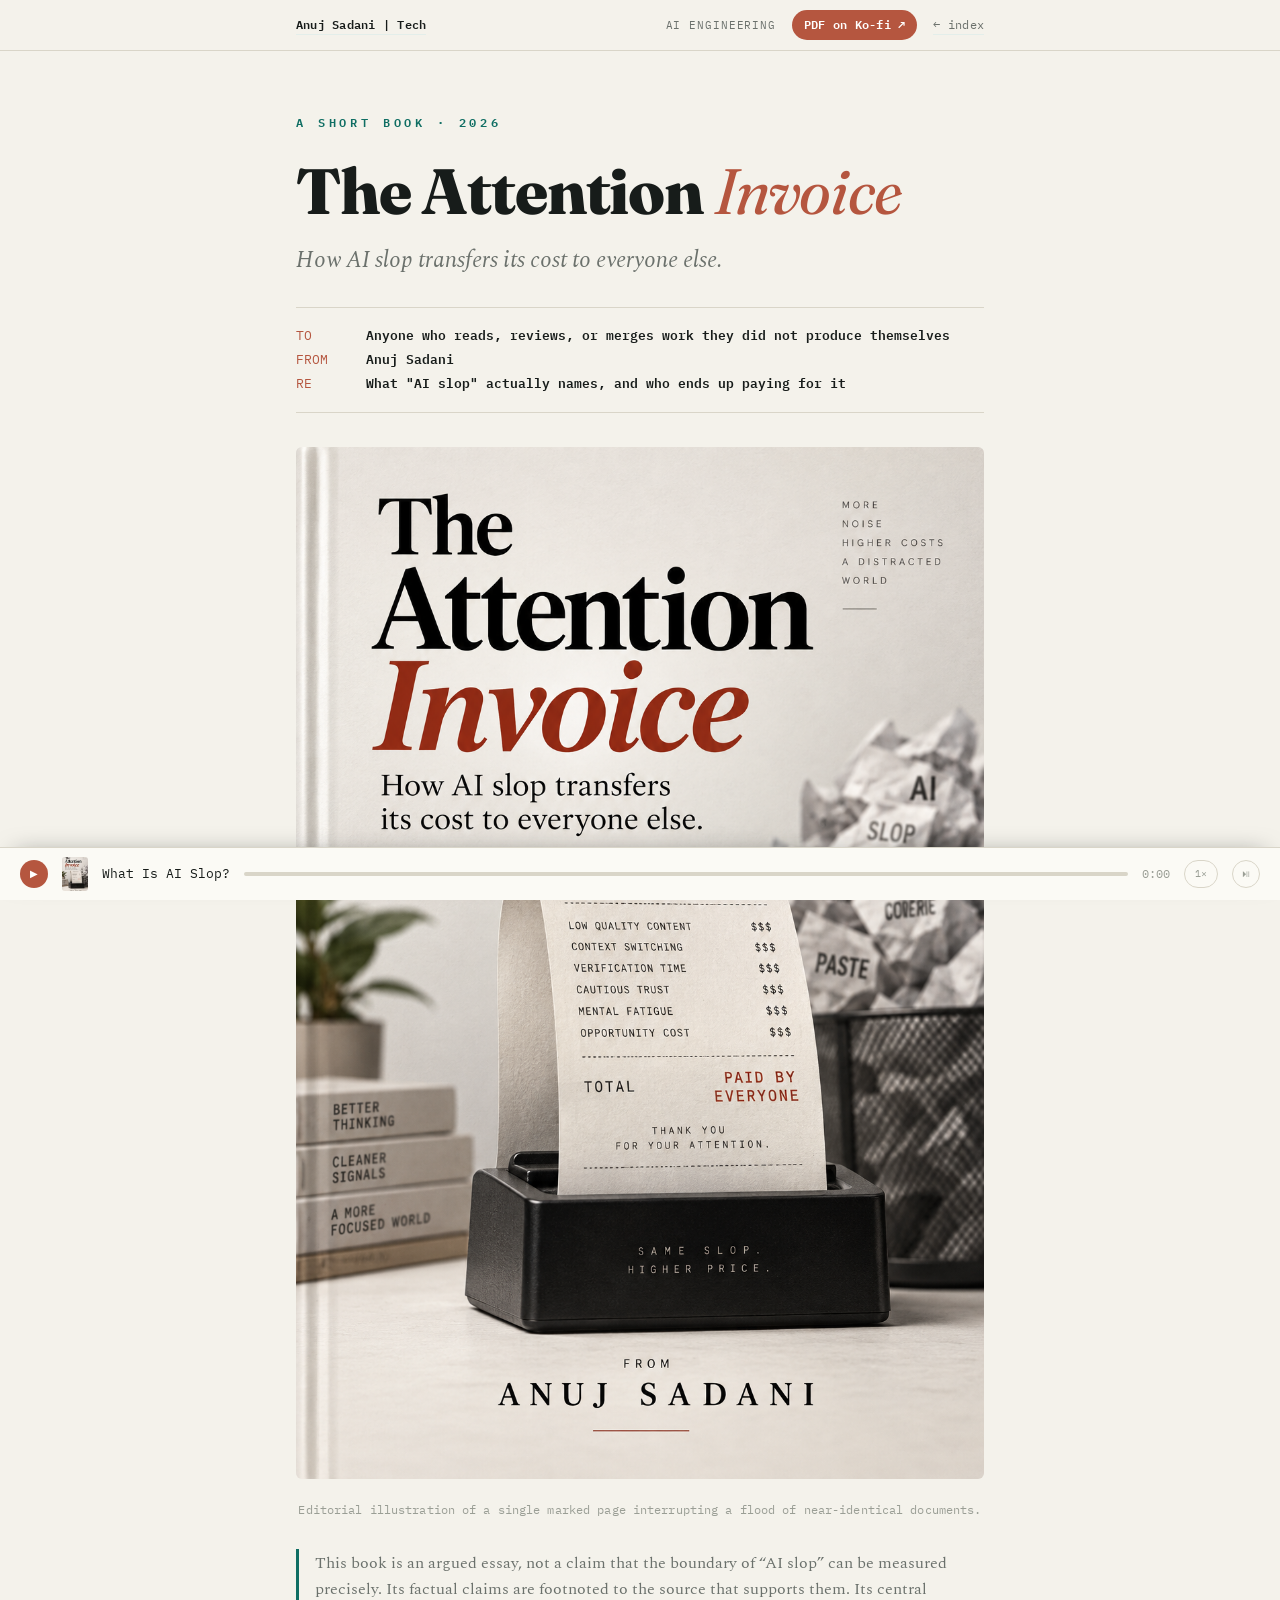
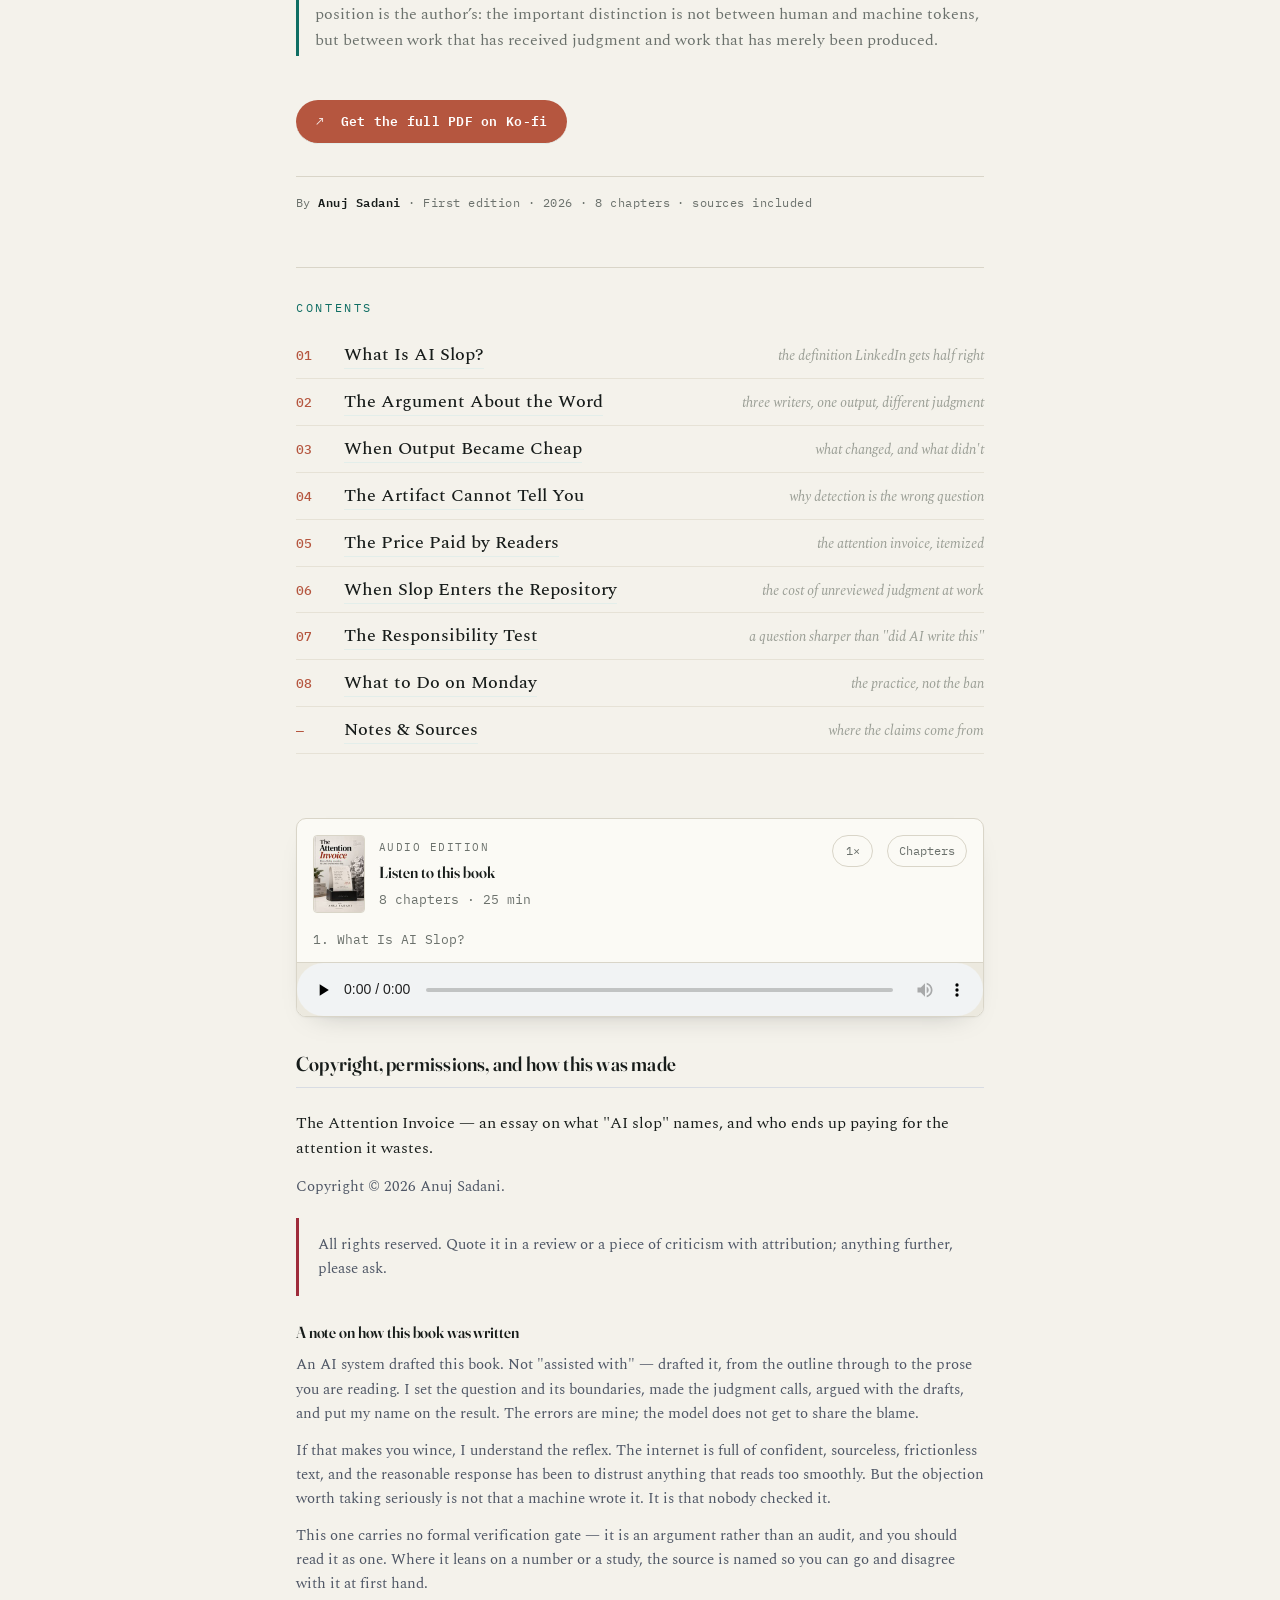
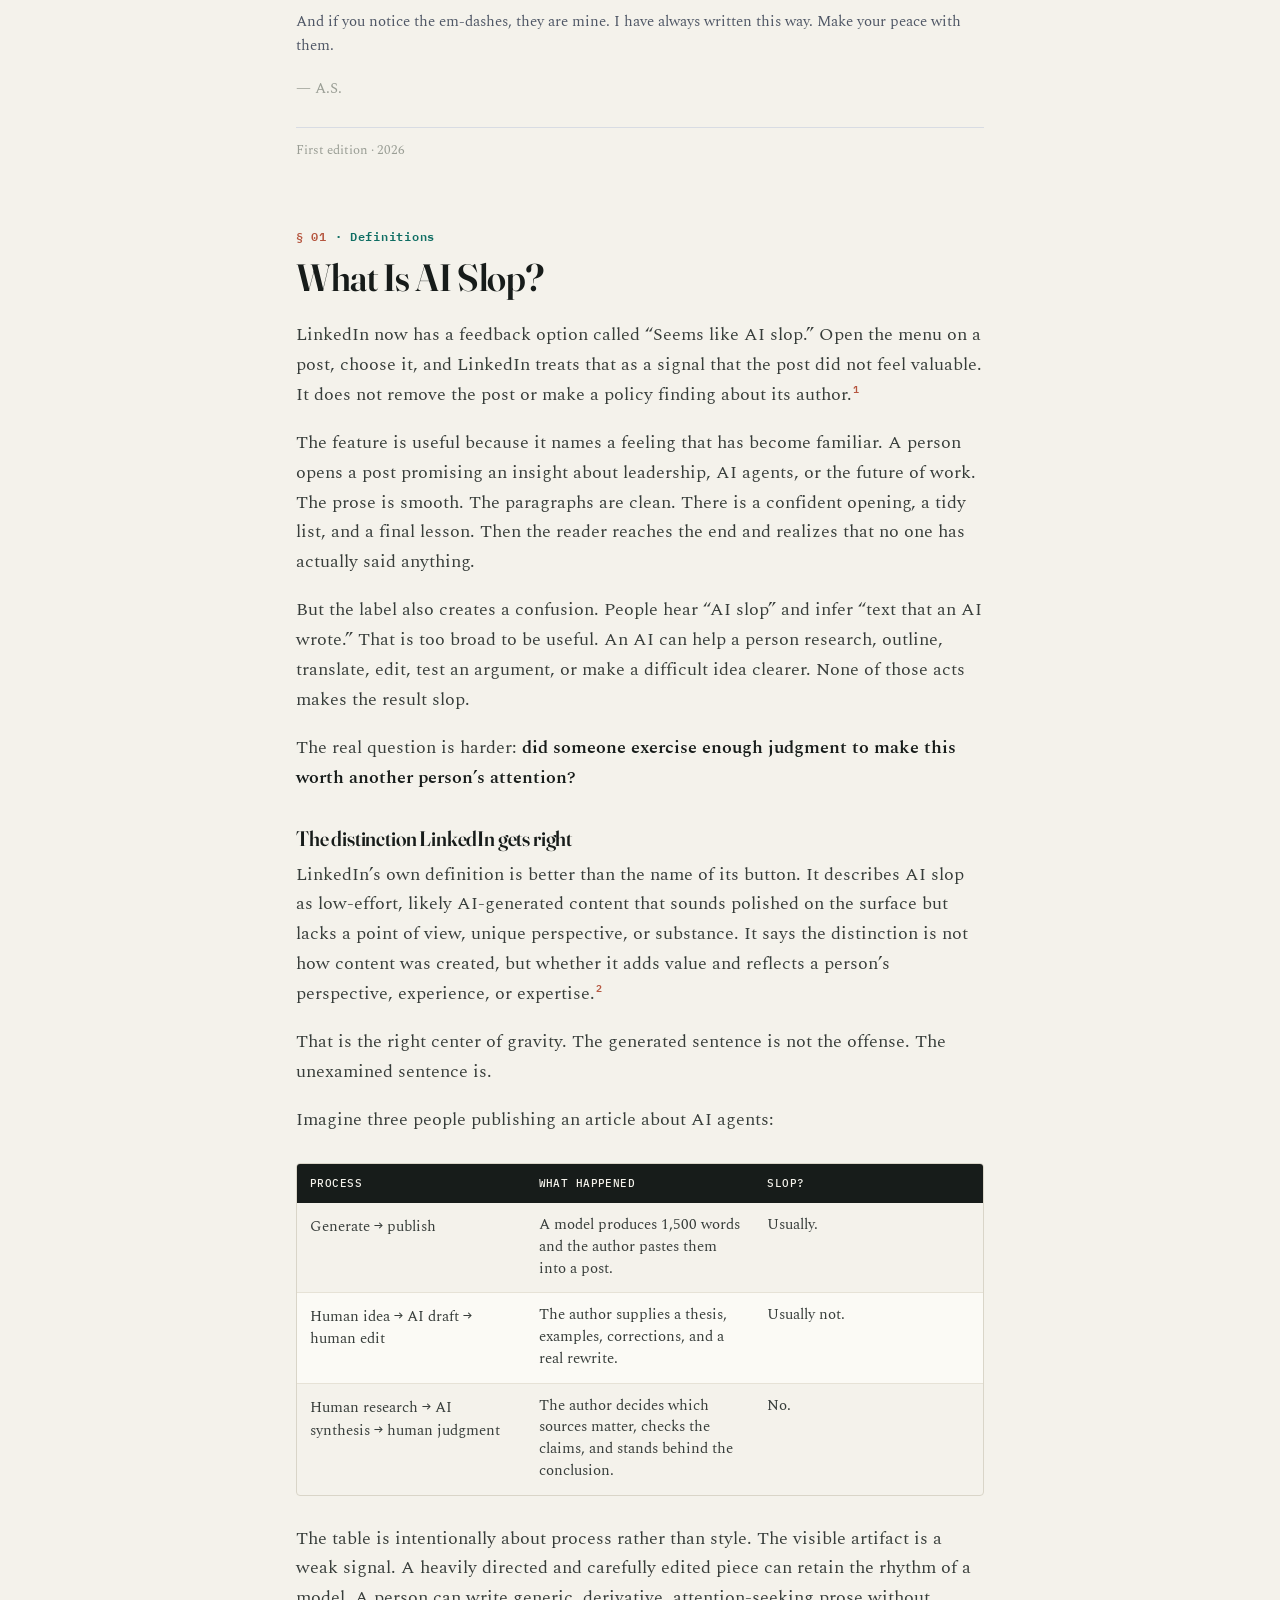
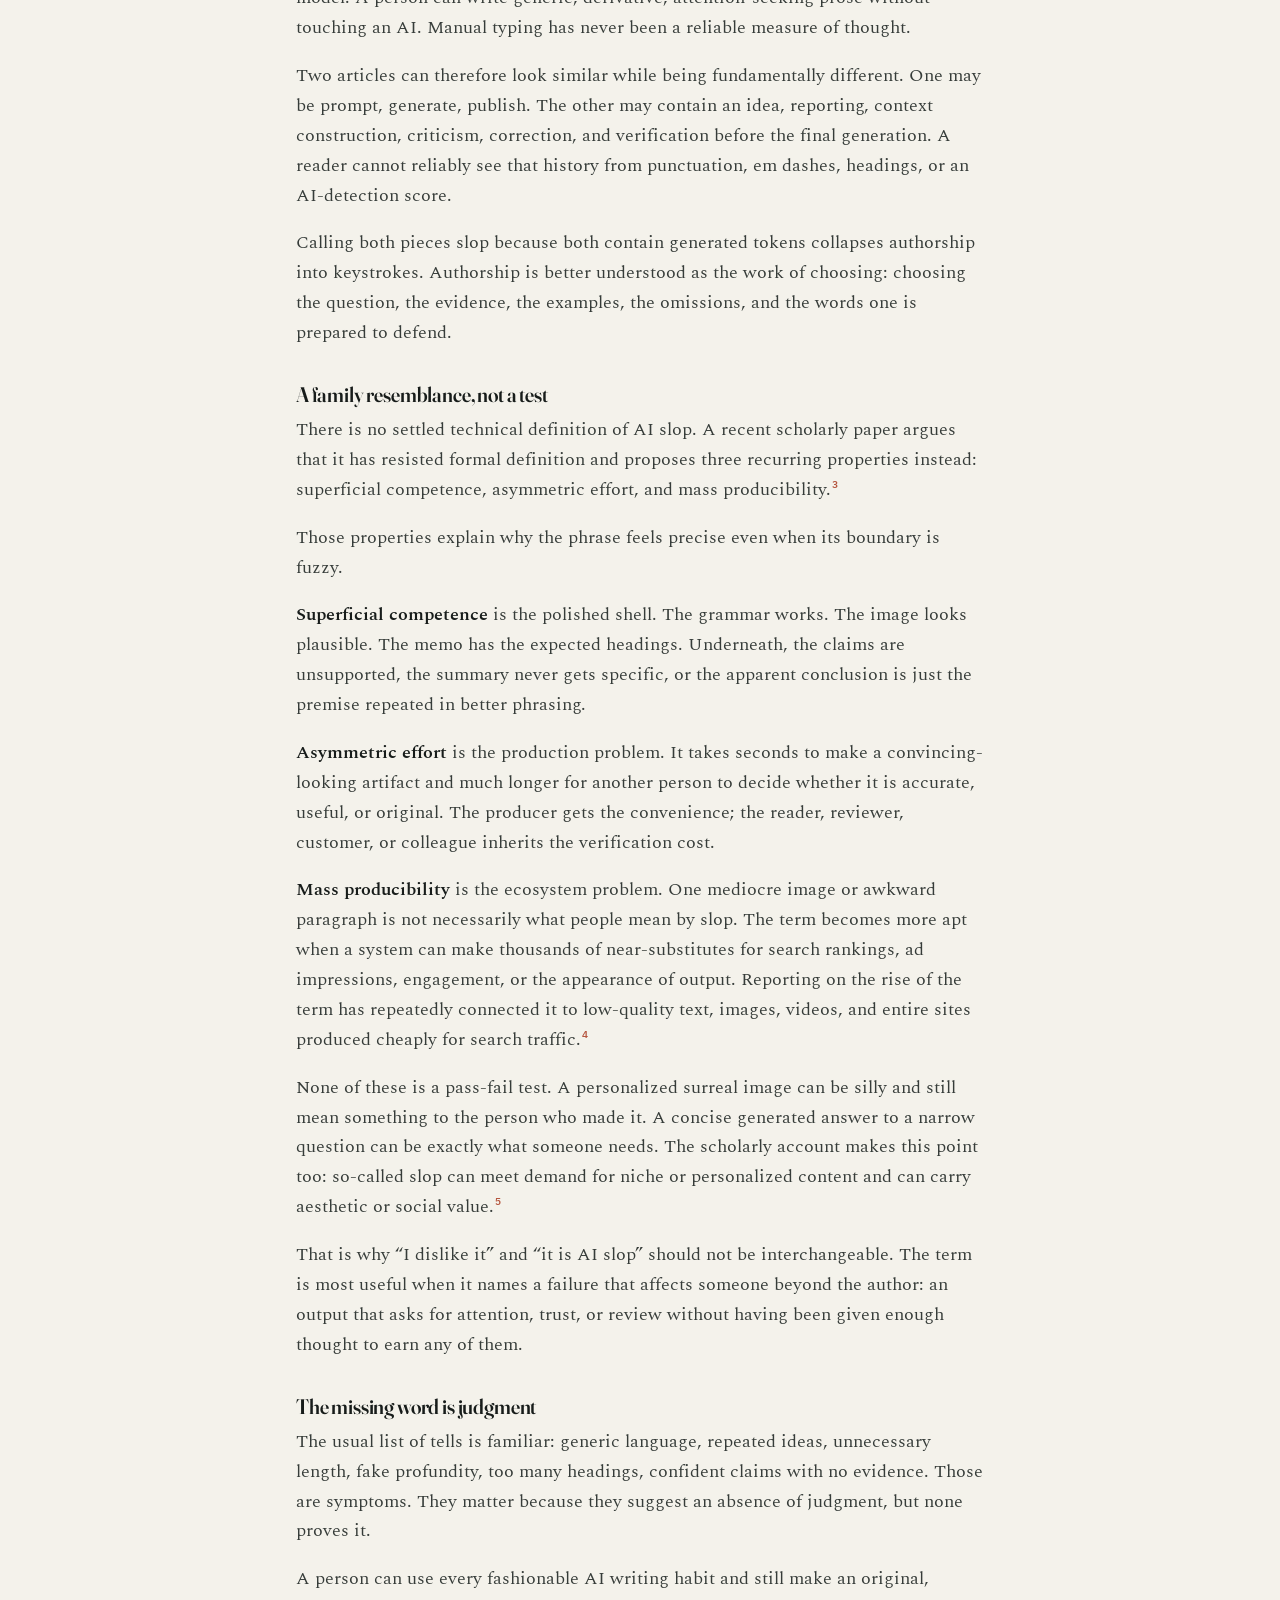
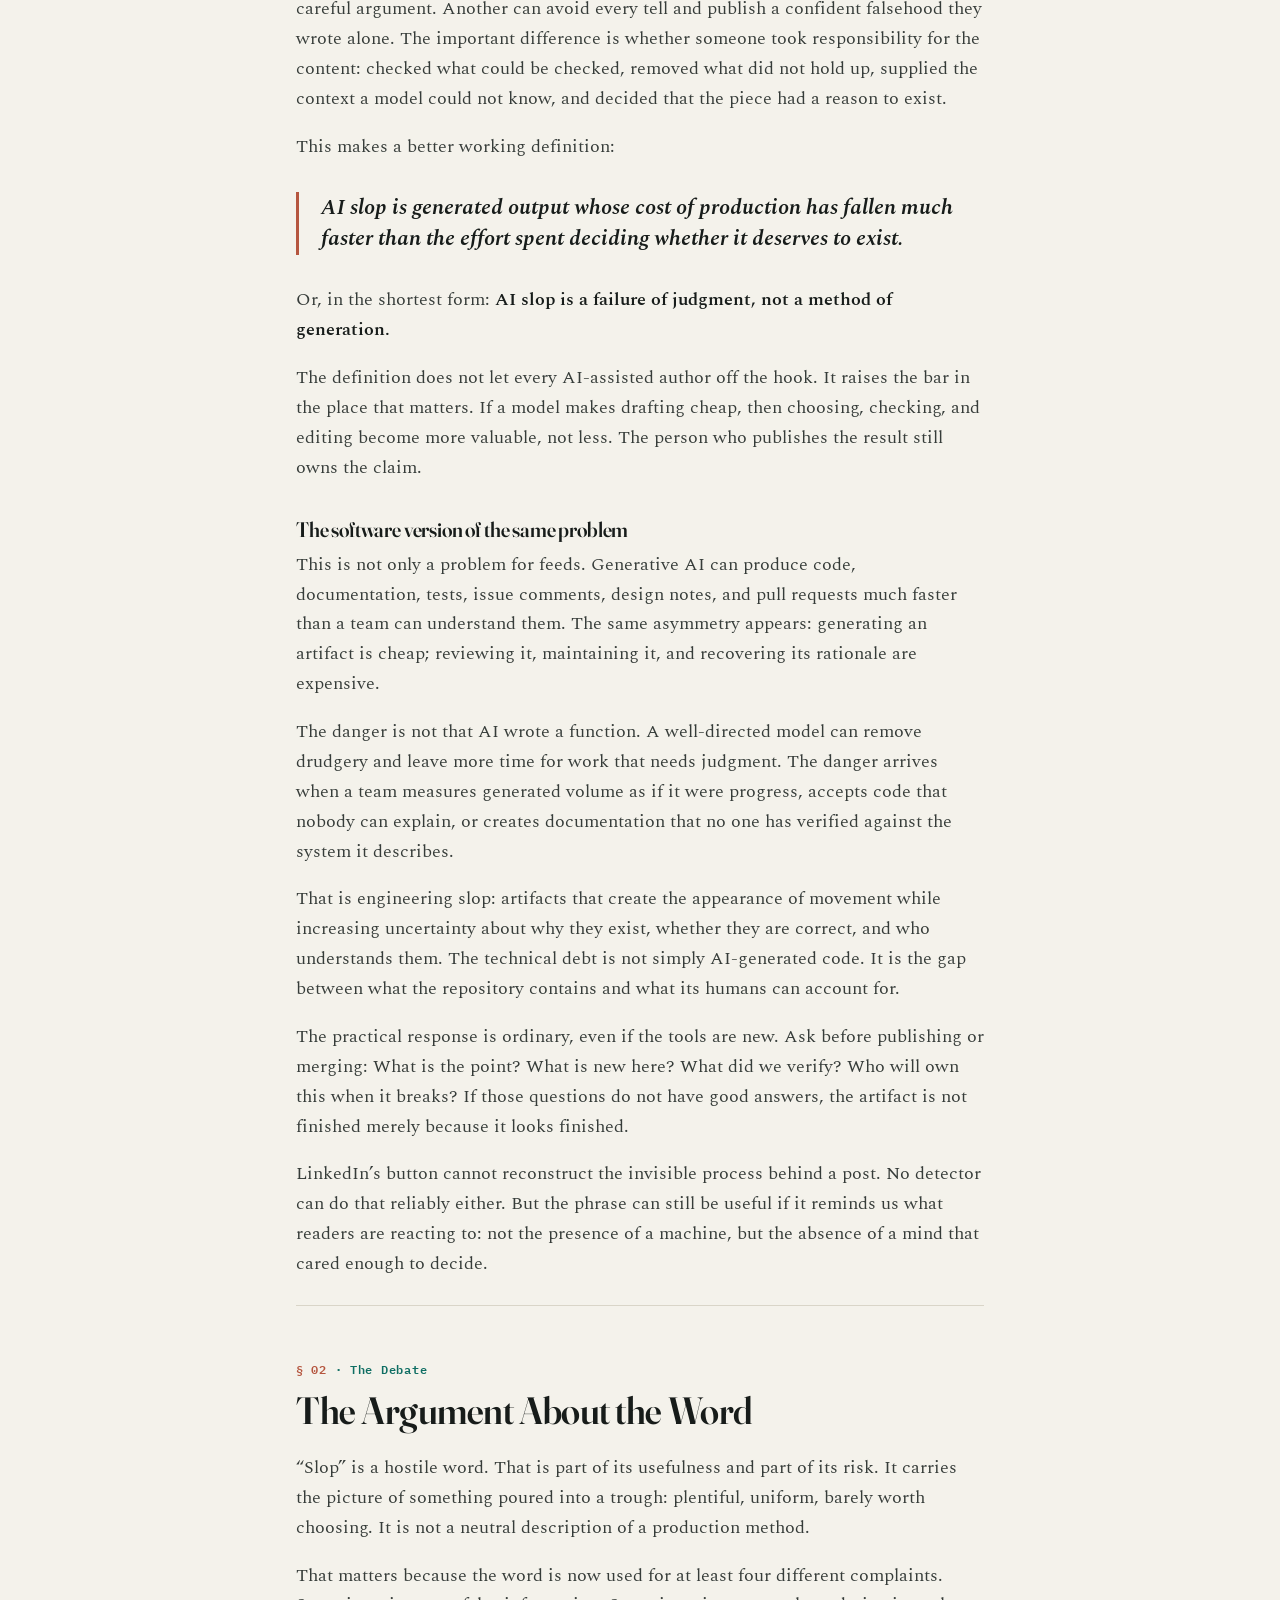
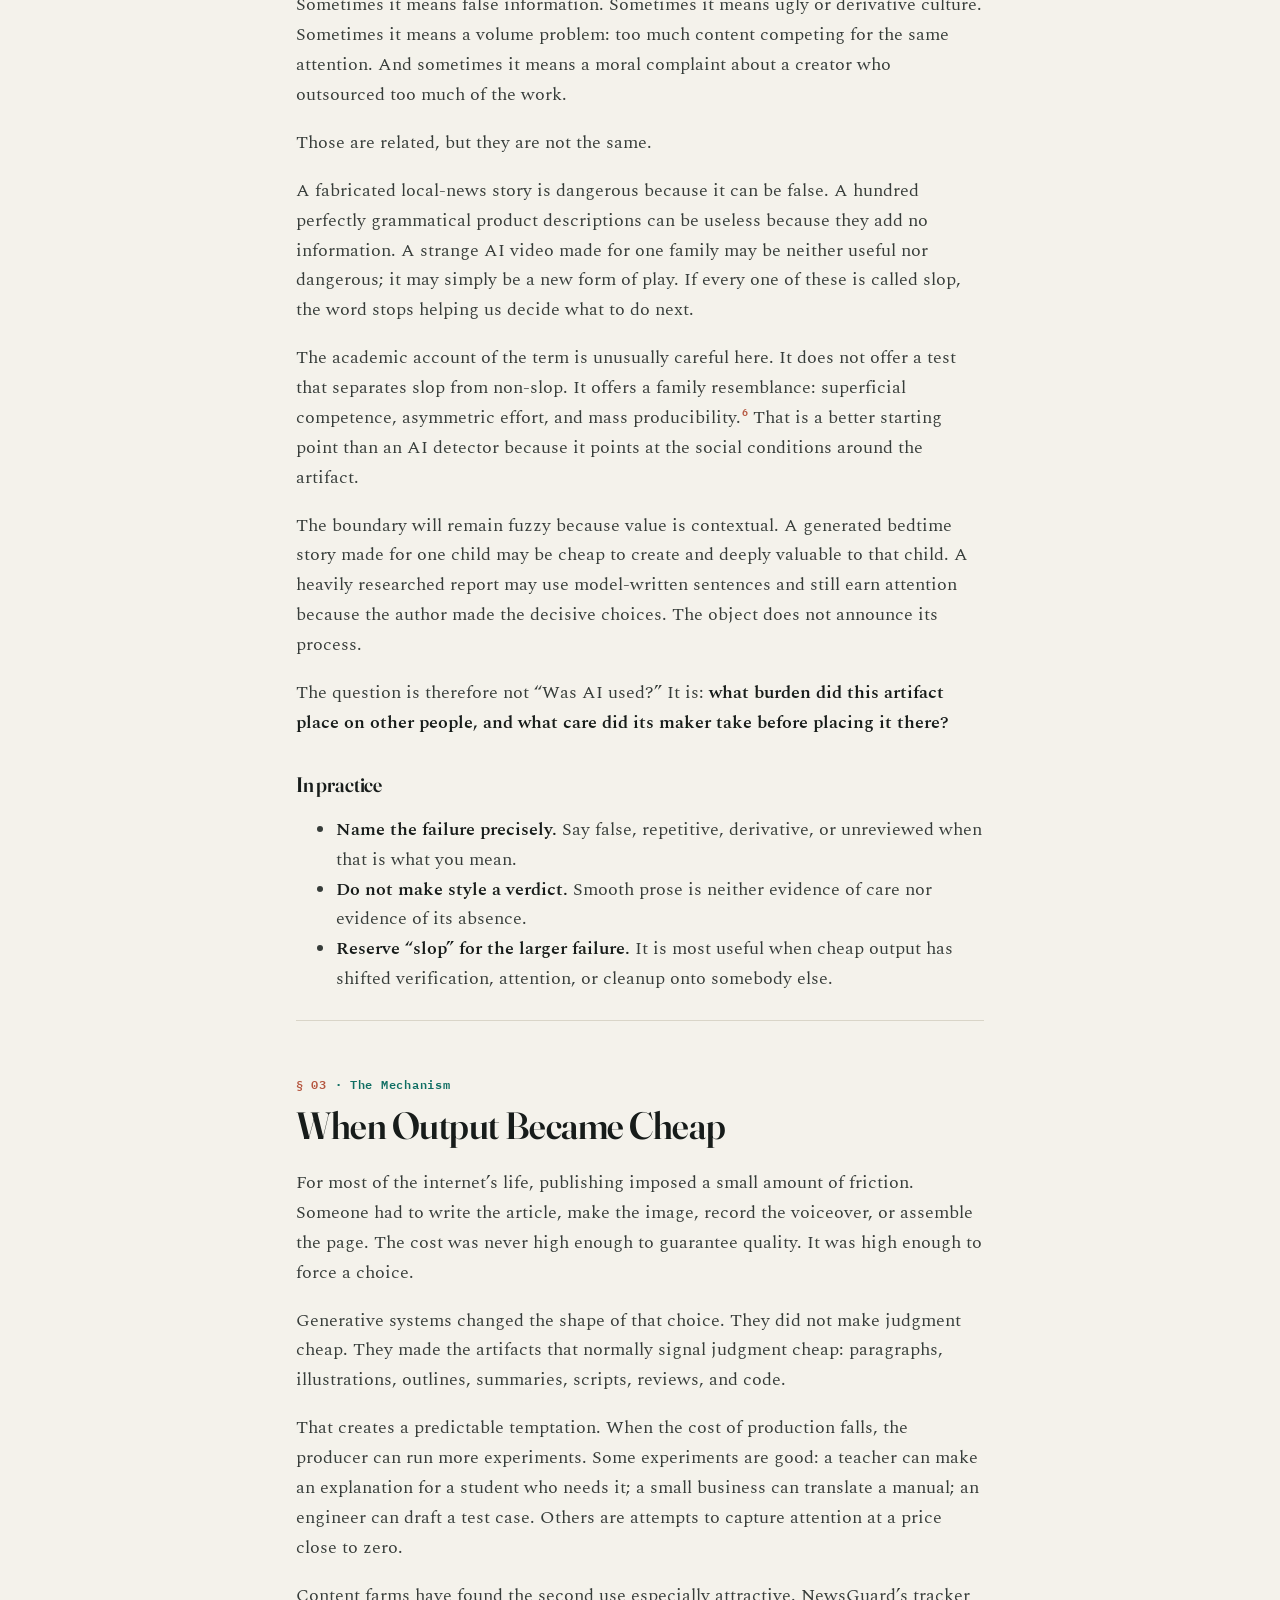
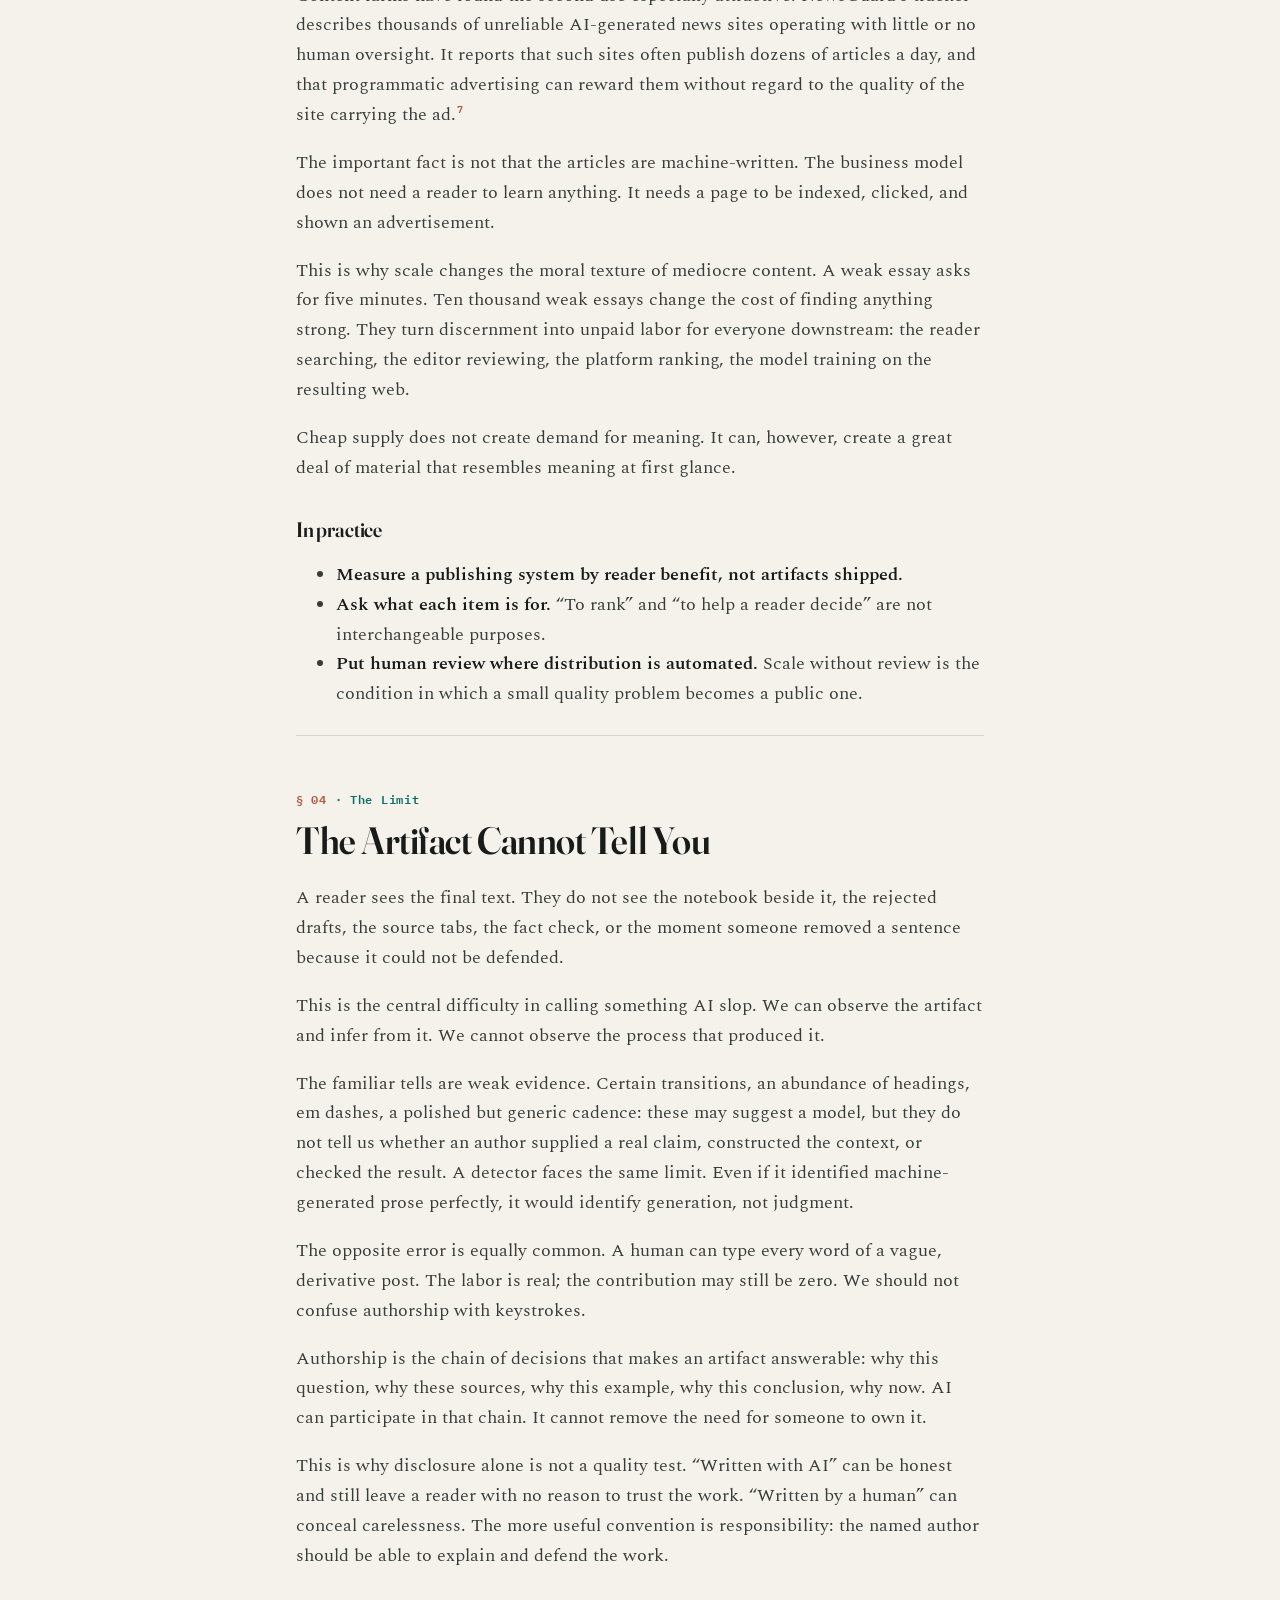
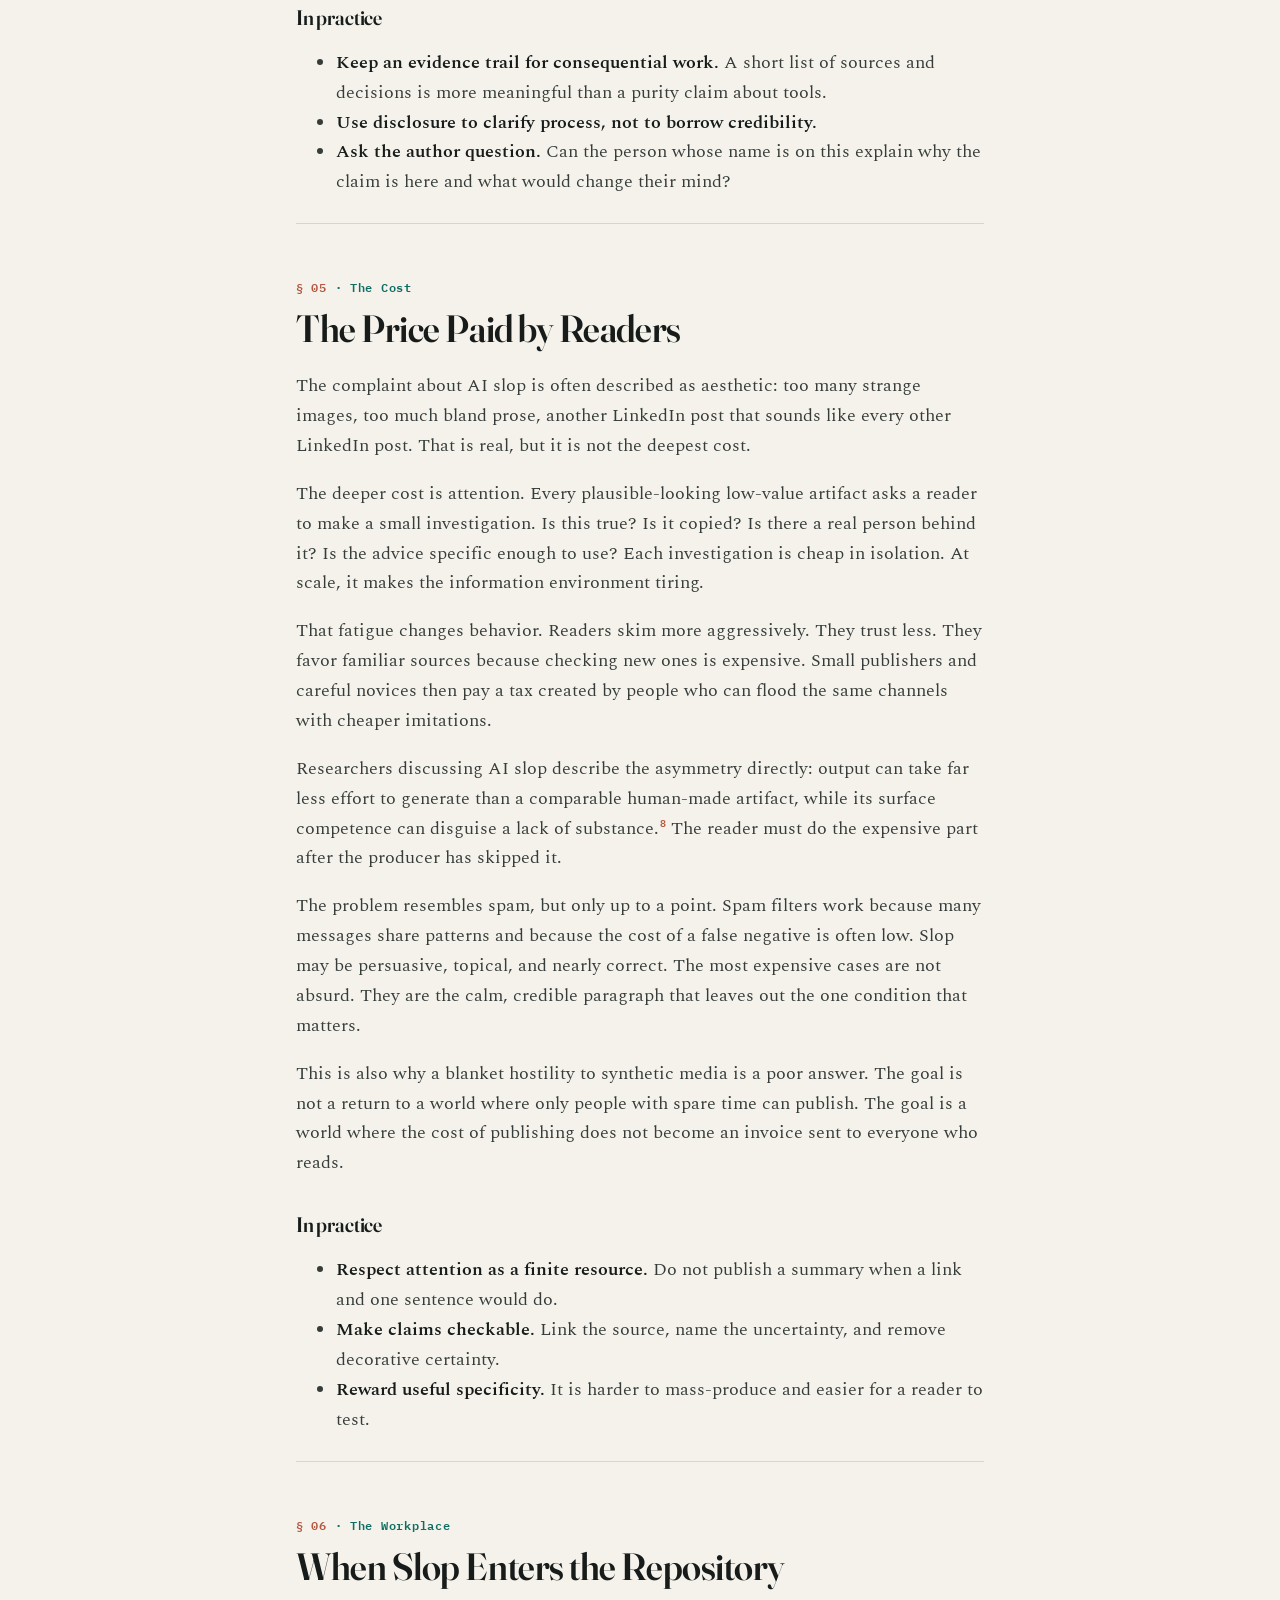
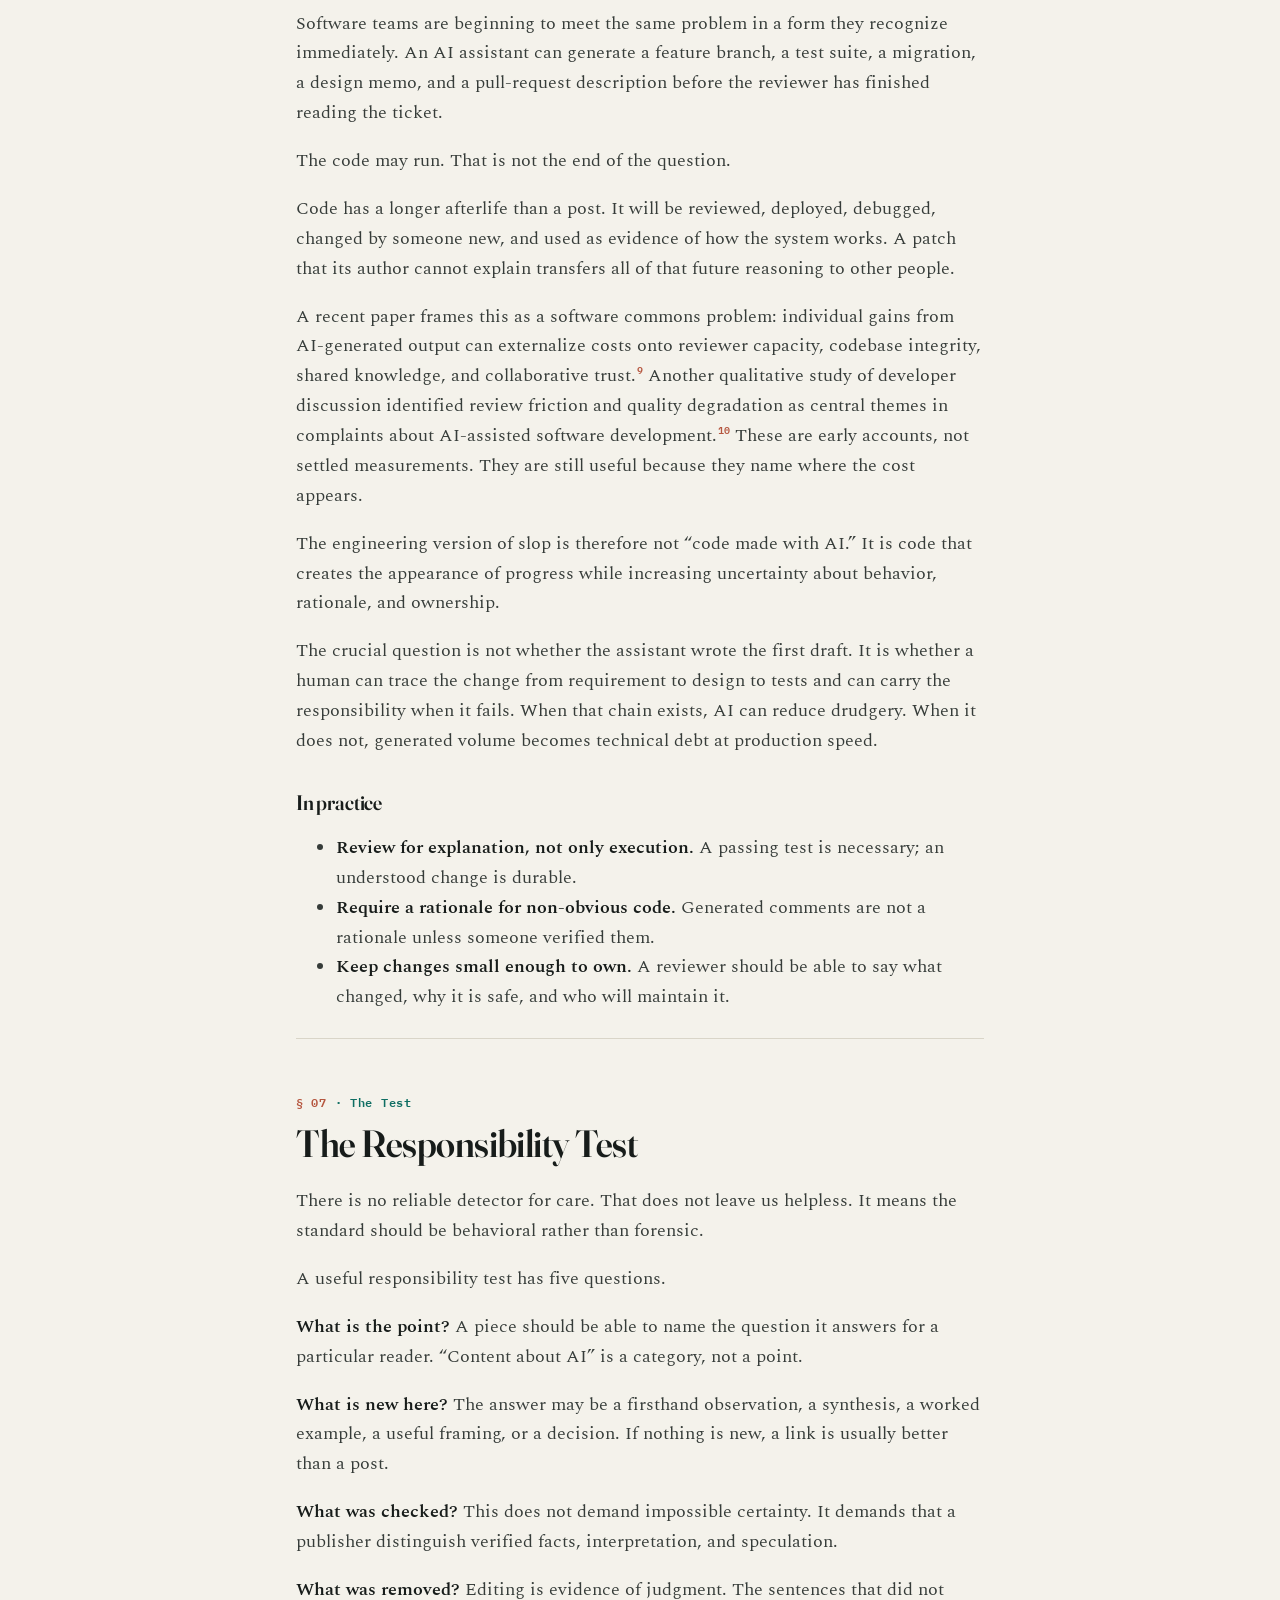
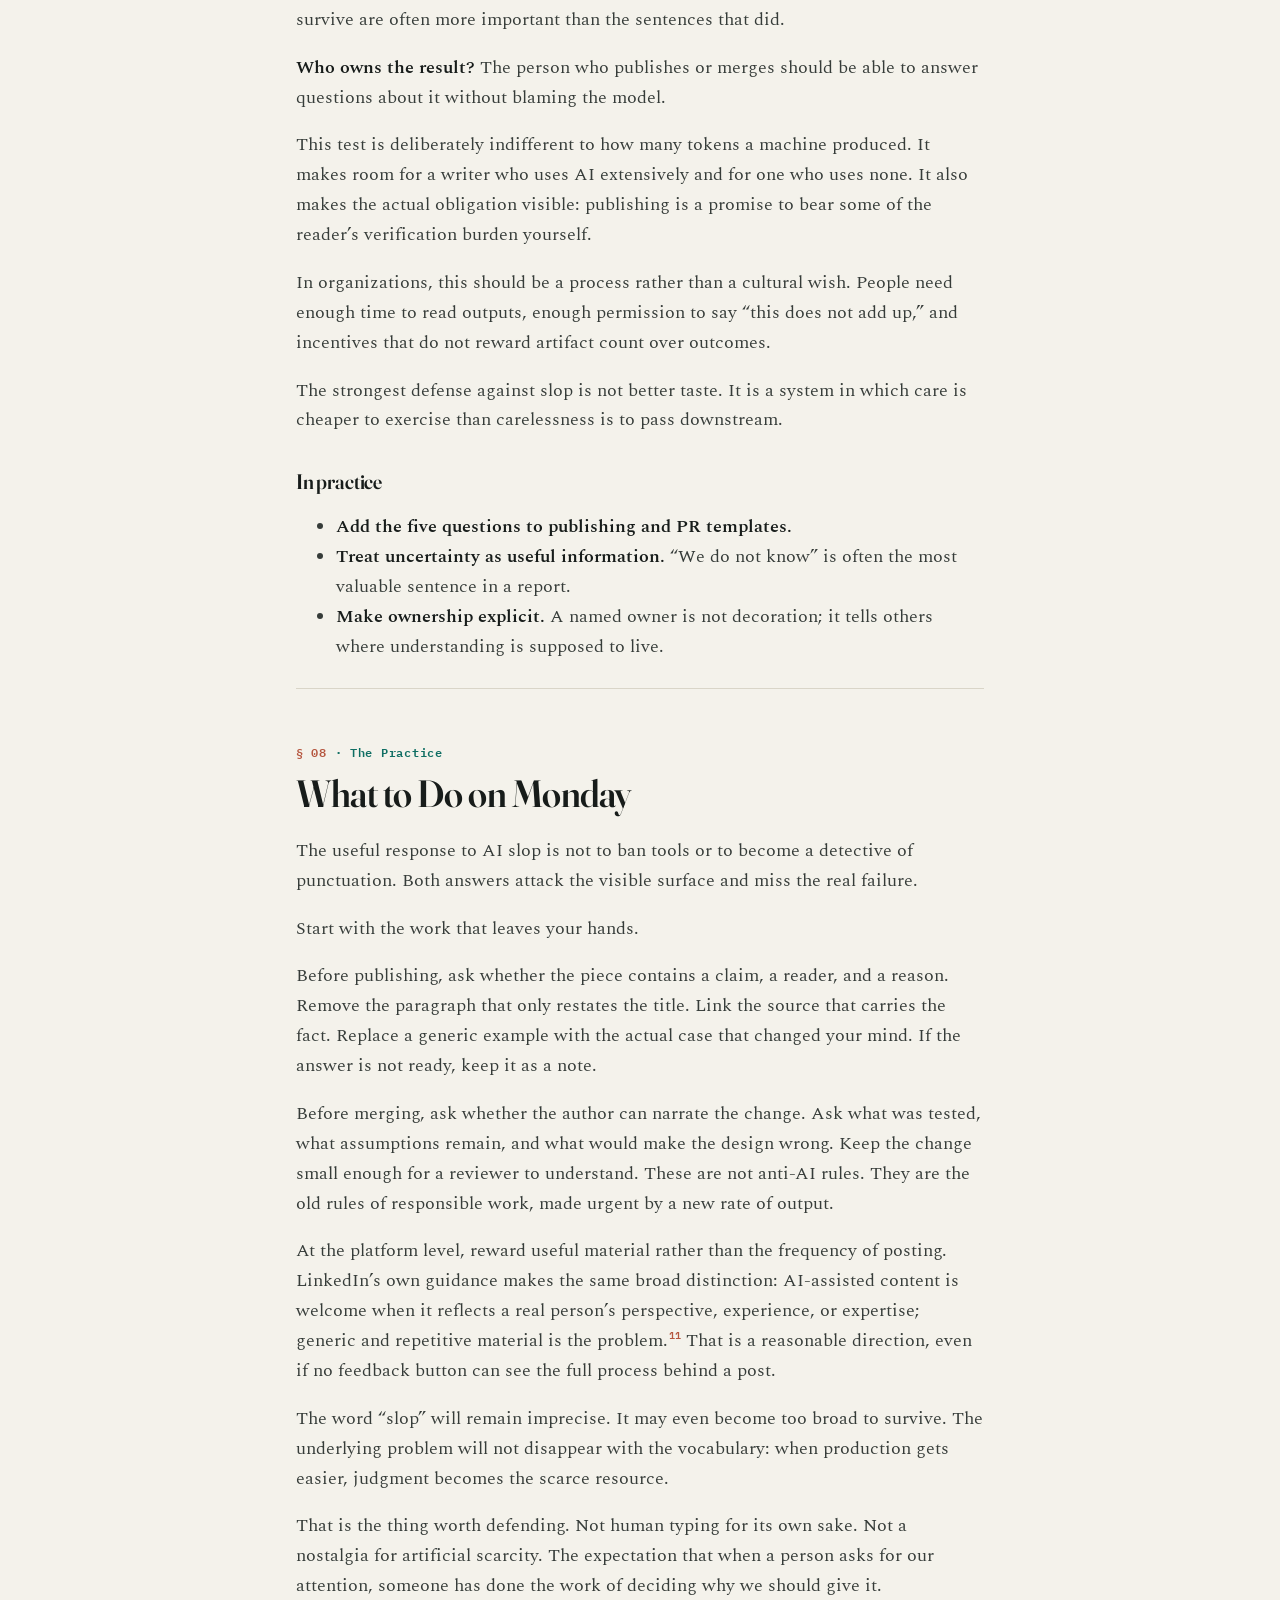
<file: index.html>
<!DOCTYPE html>
<html lang="en">
<head>
<meta charset="utf-8">
<meta name="viewport" content="width=device-width, initial-scale=1">
<title>The Attention Invoice: How AI Slop Transfers Its Cost to Everyone Else</title>
<meta name="author" content="Anuj Sadani">
<link rel="canonical" href="https://tech.anujsadani.in/ai-slop/">

<meta property="og:type" content="article">
<meta property="og:url" content="https://tech.anujsadani.in/ai-slop/">
<meta property="og:site_name" content="Anuj Sadani | Tech">
<meta property="og:title" content="The Attention Invoice">
<meta property="og:description" content="AI slop is not text an AI wrote. It is work that shipped without judgment -- and the cost of that missing judgment does not disappear, it transfers to whoever reads, merges, or depends on the result.">
<meta property="og:image" content="https://tech.anujsadani.in/assets/profile-pic.png">
<meta property="article:published_time" content="2026-09-14">
<meta property="article:author" content="Anuj Sadani">
<meta name="twitter:card" content="summary_large_image">

<script type="application/ld+json">
{
  "@context": "https://schema.org",
  "@type": "BlogPosting",
  "headline": "The Attention Invoice",
  "url": "https://tech.anujsadani.in/ai-slop/",
  "mainEntityOfPage": "https://tech.anujsadani.in/ai-slop/",
  "inLanguage": "en",
  "isPartOf": { "@id": "https://tech.anujsadani.in/#blog" },
  "author": {
    "@type": "Person",
    "@id": "https://anujsadani.in/#person",
    "name": "Anuj Sadani",
    "url": "https://anujsadani.in/"
  },
  "description": "AI slop is not text an AI wrote. It is work that shipped without judgment -- and the cost of that missing judgment does not disappear, it transfers to whoever reads, merges, or depends on the result.",
  "datePublished": "2026-09-14",
  "keywords": "ai-engineering"
}
</script>
<meta name="description" content="AI slop is not text an AI wrote. It is work that shipped without judgment -- and the cost of that missing judgment does not disappear, it transfers to whoever reads, merges, or depends on the result.">
<link rel="preconnect" href="https://fonts.googleapis.com">
<link rel="preconnect" href="https://fonts.gstatic.com" crossorigin>
<link href="https://fonts.googleapis.com/css2?family=Fraunces:ital,opsz,wght@0,9..144,400;0,9..144,600;0,9..144,800;1,9..144,400;1,9..144,600&family=Spectral:ital,wght@0,400;0,500;0,600;1,400;1,600&family=IBM+Plex+Mono:wght@400;500;600&display=swap" rel="stylesheet">
<style>
  :root{
    --paper:#F4F2EB;
    --panel:#ECE9DF;
    --surface:#FBFAF5;
    --ink:#171C1A;
    --body:#363C39;
    --muted:#6B716C;
    --faint:#9A9E95;
    --line:#D9D5C8;
    --line-soft:#E6E2D6;
    --teal:#0F6E63;
    --teal-deep:#0A5147;
    --teal-wash:#E3EEEA;
    --clay:#B5563F;
    --clay-deep:#8F3E2B;
    --clay-wash:#F4E6DF;
    --gold:#9A7A2E;
    --gold-deep:#7A5F20;
    --gold-wash:#F1E9D4;
    --display:'Fraunces',Georgia,serif;
    --serif:'Spectral','Iowan Old Style',Georgia,serif;
    --mono:'IBM Plex Mono','SFMono-Regular',Menlo,monospace;
  }

  *{box-sizing:border-box;}
  html{-webkit-print-color-adjust:exact;print-color-adjust:exact;}
  body{
    margin:0;
    background:var(--paper);
    color:var(--body);
    font-family:var(--serif);
    font-size:18px;
    line-height:1.66;
    -webkit-font-smoothing:antialiased;
    /* The served Spectral SemiBold instance is missing the "ff" ligature glyph,
       so Chrome's print renderer synthesizes an unembeddable Type 3 bitmap for
       any word like "effort" set in bold. Disabling ligatures avoids the
       composite glyph entirely instead of relying on the font to supply it. */
    font-variant-ligatures: none;
  }

  .wrap{max-width:740px;margin:0 auto;padding:0 26px;}

  /* ---------- nav (fixed look, no theme toggle) ---------- */
  .nav{
    position:sticky;top:0;z-index:40;
    background:rgba(244,242,235,0.9);
    backdrop-filter:blur(7px);
    border-bottom:1px solid var(--line);
  }
  .nav-inner{
    max-width:740px;margin:0 auto;padding:0 26px;height:50px;
    display:flex;align-items:center;justify-content:space-between;
    font-family:var(--mono);font-size:12px;letter-spacing:0.02em;
  }
  .nav-brand{color:var(--ink);text-decoration:none;font-weight:600;}
  .nav-brand .d{color:var(--clay);}
  .nav-right{display:flex;gap:16px;align-items:center;}
  .nav-inner a.idx{color:var(--muted);text-decoration:none;}
  .nav-inner a.idx:hover{color:var(--teal);}
  .nav-tag{
    color:var(--muted);font-family:var(--mono);font-size:11px;
    letter-spacing:0.08em;text-transform:uppercase;
  }
  .nav-dl{
    color:#fff;background:var(--clay);text-decoration:none;font-weight:600;
    padding:5px 12px;border-radius:20px;letter-spacing:0.02em;border:none;
    font-family:var(--mono);font-size:12px;
  }
  .nav-dl:hover{background:var(--clay-deep);}

  /* ---------- cover ---------- */
  .cover{padding:62px 0 30px;}
  .kicker{
    font-family:var(--mono);font-size:12px;letter-spacing:0.32em;
    text-transform:uppercase;color:var(--teal);font-weight:600;margin-bottom:26px;
  }
  h1.title{
    font-family:var(--display);
    font-weight:800;
    font-size:clamp(38px,7.8vw,64px);
    line-height:0.99;
    letter-spacing:-0.018em;
    color:var(--ink);
    margin:0 0 22px;
  }
  h1.title .amp{font-weight:400;font-style:italic;color:var(--clay);}
  .dek{
    font-family:var(--serif);font-size:clamp(19px,2.6vw,23px);
    line-height:1.44;color:var(--muted);font-style:italic;
    max-width:600px;margin:0 0 30px;
  }
  .memo{
    border-top:1px solid var(--line);border-bottom:1px solid var(--line);
    padding:16px 0;margin:0 0 34px;
    font-family:var(--mono);font-size:12.5px;line-height:1.9;color:var(--muted);
  }
  .memo b{color:var(--ink);font-weight:600;}
  .memo .lbl{display:inline-block;width:62px;color:var(--clay);}

  figure{margin:30px 0;text-align:center;}
  figure img{max-width:100%;height:auto;border-radius:6px;}
  figcaption{
    font-family:var(--mono);font-size:11.5px;line-height:1.6;color:var(--faint);
    margin-top:12px;letter-spacing:0.01em;
  }

  @media (min-width:840px){
    figure.wide{width:800px;max-width:94vw;margin-left:50%;transform:translateX(-50%);}
  }

  .cover-note{
    font-family:var(--serif);font-size:15.5px;color:var(--muted);
    border-left:3px solid var(--teal);padding:2px 0 2px 16px;margin-top:30px;
  }
  .cover-foot{
    margin-top:32px;padding-top:16px;border-top:1px solid var(--line);
    font-family:var(--mono);font-size:12px;letter-spacing:0.04em;color:var(--muted);
  }
  .cover-foot b{color:var(--ink);font-weight:600;}
  .cover-dl{
    display:inline-block;margin-top:26px;
    font-family:var(--mono);font-size:13px;font-weight:600;letter-spacing:0.02em;
    color:#fff;background:var(--clay);padding:11px 20px;border-radius:24px;text-decoration:none;
  }
  .cover-dl:hover{background:var(--clay-deep);}
  .cover-dl .ar{font-weight:400;opacity:0.85;}

  /* ---------- contents ---------- */
  .contents{padding:30px 0;border-top:1px solid var(--line);margin-top:24px;}
  .contents .clab{font-family:var(--mono);font-size:12px;letter-spacing:0.22em;text-transform:uppercase;color:var(--teal);margin-bottom:14px;}
  .contents ol{list-style:none;margin:0;padding:0;}
  .contents li{display:flex;align-items:baseline;gap:14px;padding:8px 0;border-bottom:1px solid var(--line-soft);}
  .contents .n{font-family:var(--mono);font-size:13px;color:var(--clay);width:34px;flex:none;font-weight:500;}
  .contents .t{color:var(--ink);font-weight:500;}
  .contents .t a{color:inherit;text-decoration:none;}
  .contents .t a:hover{color:var(--teal);}
  .contents .ds{color:var(--faint);font-size:14px;margin-left:auto;text-align:right;font-style:italic;}

  /* ---------- sections ---------- */
  .section{padding:54px 0 8px;}
  .section + .section{border-top:1px solid var(--line);}
  .sec-tag{
    font-family:var(--mono);font-size:12px;letter-spacing:0.06em;color:var(--teal);
    font-weight:600;margin-bottom:10px;
  }
  .sec-tag .num{color:var(--clay);}
  h2{
    font-family:var(--display);font-weight:600;
    font-size:clamp(27px,4.4vw,38px);line-height:1.08;letter-spacing:-0.012em;
    color:var(--ink);margin:0 0 22px;
  }
  h3{
    font-family:var(--display);font-weight:600;font-size:21px;line-height:1.2;
    color:var(--ink);margin:34px 0 8px;letter-spacing:-0.008em;
  }
  p{margin:0 0 18px;}
  p.lead{font-size:21px;line-height:1.5;color:var(--ink);font-family:var(--serif);}
  strong{font-weight:600;color:var(--ink);}
  em{font-style:italic;}
  a{color:var(--teal);text-decoration:none;border-bottom:1px solid var(--teal-wash);}

  .beat{
    font-family:var(--mono);font-size:11px;letter-spacing:0.2em;text-transform:uppercase;
    color:var(--clay);font-weight:600;margin:30px 0 8px;
  }

  /* ---------- pull quote ---------- */
  blockquote{
    margin:30px 0;padding:0 0 0 22px;border-left:3px solid var(--clay);
    font-family:var(--serif);font-weight:500;font-style:italic;
    font-size:22px;line-height:1.45;color:var(--ink);
  }
  .aphorism{
    text-align:center;font-family:var(--serif);font-style:italic;font-weight:500;
    font-size:19px;line-height:1.5;color:var(--teal-deep);margin:34px auto;max-width:40ch;
  }

  sup.c{font-family:var(--mono);font-size:9.5px;color:var(--clay);font-weight:600;vertical-align:super;line-height:0;padding-left:1px;}

  /* ---------- note / callout ---------- */
  .note{
    background:var(--teal-wash);border:1px solid #cfe2dc;border-left:3px solid var(--teal);
    border-radius:4px;padding:16px 20px;margin:26px 0;
  }
  .note.warn{background:var(--clay-wash);border-color:#e6cabd;border-left-color:var(--clay);}
  .note .nl{font-family:var(--mono);font-size:11px;letter-spacing:0.16em;text-transform:uppercase;color:var(--teal-deep);font-weight:600;margin-bottom:6px;}
  .note p{margin:0;font-size:16.5px;line-height:1.55;}

  /* ---------- table ---------- */
  .tbl-wrap{margin:28px 0;overflow-x:auto;border:1px solid var(--line);border-radius:4px;}
  table{width:100%;border-collapse:collapse;font-family:var(--serif);font-size:14.5px;}
  th{
    text-align:left;background:var(--ink);color:#F4F2EB;padding:11px 13px;
    font-family:var(--mono);font-size:10.5px;letter-spacing:0.04em;text-transform:uppercase;font-weight:500;
  }
  td{padding:12px 13px;border-bottom:1px solid var(--line-soft);vertical-align:top;line-height:1.5;}
  tr:last-child td{border-bottom:none;}
  tr:nth-child(even) td{background:var(--surface);}

  /* ---------- verdict ---------- */
  .verdict{
    background:var(--ink);color:#E9E6DC;border-radius:6px;padding:30px 30px 26px;margin:34px 0;
  }
  .verdict .vl{font-family:var(--mono);font-size:11px;letter-spacing:0.22em;text-transform:uppercase;color:var(--gold);margin-bottom:14px;}
  .verdict p{font-family:var(--serif);font-weight:500;font-style:italic;font-size:21px;line-height:1.5;color:#F4F2EB;margin:0;}
  .verdict p em{color:#E8A98E;font-style:italic;}

  /* ---------- checklist ---------- */
  .checklist{margin:24px 0;}
  .check{display:flex;gap:14px;padding:14px 0;border-bottom:1px solid var(--line-soft);}
  .check .cn{font-family:var(--mono);font-size:13px;color:var(--teal);font-weight:600;flex:none;width:30px;}
  .check .ct{font-size:16px;line-height:1.5;}
  .check .ct b{display:block;color:var(--ink);font-family:var(--display);font-weight:600;font-size:17px;margin-bottom:2px;}

  /* ---------- references ---------- */
  .refs{padding:50px 0 10px;border-top:1px solid var(--line);}
  .refs ol{font-family:var(--mono);font-size:12.5px;line-height:1.6;color:var(--muted);padding-left:22px;}
  .refs li{margin-bottom:10px;}
  .refs a{word-break:break-word;}
  .small{font-size:13px;color:var(--faint);font-family:var(--mono);line-height:1.6;}

  /* ---------- audio (shared shelf component: .ba) ---------- */
  .ba{margin:34px 0;border:1px solid var(--line);border-radius:10px;background:var(--surface);
   overflow:hidden;box-shadow:0 1px 2px rgba(23,28,26,.04),0 12px 28px -20px rgba(23,28,26,.35)}
  .ba *{box-sizing:border-box}
  .ba-hd{display:flex;align-items:center;gap:14px;padding:16px}
  .ba-cov{flex:none;width:52px;height:78px;border-radius:4px;object-fit:cover;display:block;
   border:1px solid var(--line);background:var(--panel)}
  .ba-hd>div{flex:1;min-width:0}
  .ba-kick{display:block;font-family:var(--mono);font-size:10.5px;letter-spacing:.14em;text-transform:uppercase;
   color:var(--muted)}
  .ba-hd b{display:block;font-family:var(--display);font-weight:600;font-size:16px;color:var(--ink);margin-top:3px}
  .ba-sub{display:block;font-family:var(--mono);font-size:12.5px;color:var(--muted);margin-top:3px;
   font-variant-numeric:tabular-nums}
  .ba-more,.ba-rate{flex:none;align-self:flex-start;font:inherit;font-family:var(--mono);font-size:12px;
   padding:5px 11px;border-radius:999px;cursor:pointer;background:transparent;
   color:var(--muted);border:1px solid var(--line)}
  .ba-more:hover,.ba-rate:hover{border-color:var(--ink);color:var(--ink)}
  .ba-rate{min-width:3.4em;text-align:center;font-variant-numeric:tabular-nums}
  .ba-now{margin:0;padding:0 16px 12px;font-family:var(--mono);font-size:12.5px;color:var(--muted);
   overflow:hidden;text-overflow:ellipsis;white-space:nowrap}
  .ba audio{width:100%;display:block;border-top:1px solid var(--line);background:var(--panel)}
  .ba-list{list-style:none;margin:0;padding:6px;border-top:1px solid var(--line);
   max-height:19em;overflow:auto;scrollbar-width:thin;scrollbar-color:var(--faint) transparent}
  .ba-list button{display:flex;gap:12px;align-items:baseline;width:100%;padding:8px 10px;
   border-radius:6px;font:inherit;font-size:13.5px;text-align:left;background:none;border:0;
   cursor:pointer;color:var(--body)}
  .ba-list button:hover{background:var(--panel);color:var(--ink)}
  .ba-list button[aria-current="true"]{background:var(--teal-wash);color:var(--teal-deep);font-weight:600}
  .ba-n{flex:none;width:1.7em;font-family:var(--mono);font-size:11.5px;color:var(--faint);
   font-variant-numeric:tabular-nums}
  .ba-nm{flex:1;min-width:0}
  .ba-d{flex:none;font-family:var(--mono);font-size:11.5px;color:var(--faint);font-variant-numeric:tabular-nums}
  /* Docked, not floating. A pill hovering mid-page sits on top of the text it
     accompanies; a bar at the edge with matching body padding never covers a word. */
  .ba-mini{position:fixed;left:0;right:0;bottom:0;z-index:9999;width:100%;
   display:flex;align-items:center;gap:14px;padding:9px 20px;
   border-top:1px solid var(--line);background:var(--surface);color:var(--ink);
   font:inherit;font-family:var(--mono);font-size:13px;box-shadow:0 -8px 24px -16px rgba(23,28,26,.5)}
  .ba-mb{flex:none;width:28px;height:28px;border-radius:50%;display:grid;place-items:center;
   background:var(--clay);color:#fff;border:0;cursor:pointer;font-size:10px;
   font-family:inherit;line-height:1}
  .ba-mb.ghost{background:transparent;color:var(--faint);border:1px solid var(--line)}
  .ba-mb.ghost:hover{color:var(--ink);border-color:var(--ink)}
  .ba-mini img{flex:none;width:26px;height:34px;border-radius:3px;object-fit:cover}
  .ba-mt{flex:none;max-width:22em;min-width:0;overflow:hidden;text-overflow:ellipsis;
   white-space:nowrap;background:none;border:0;padding:0;font:inherit;cursor:pointer;
   color:var(--ink);text-align:left}
  .ba-mt:hover{color:var(--clay)}
  .ba-mp{flex:1;min-width:4em;height:4px;border-radius:2px;background:var(--line);
   cursor:pointer;position:relative}
  .ba-mpf{position:absolute;inset:0 auto 0 0;width:0;border-radius:2px;background:var(--clay)}
  .ba-mtime{flex:none;font-style:normal;font-size:11.5px;color:var(--faint);
   font-variant-numeric:tabular-nums}
  .ba-mr{width:auto;padding:0 10px;border-radius:999px;min-width:3.2em}
  body.ba-bar-open{padding-bottom:56px}
  @media (max-width:640px){.ba-mini{gap:10px;padding:8px 12px}.ba-mt,.ba-mini img{display:none}}

  /* ---------- footer ---------- */
  footer{
    border-top:1px solid var(--line);margin-top:40px;
    padding:22px 0 60px;
    display:flex;justify-content:space-between;align-items:center;
    font-family:var(--mono);font-size:12px;color:var(--faint);
  }
  footer a{color:var(--teal);text-decoration:none;}

  @media (max-width:560px){
    body{font-size:17px;}
    .contents .ds{display:none;}
  }

  @media print{
    .nav,footer,.ba,.ba-mini,.cover-dl{display:none!important;}
    body{background:#fff;font-size:11pt;line-height:1.62;}
    @page{ size:A4; margin:24mm 21mm 22mm 21mm; }
    @page :first{ margin:0; }
    .wrap{max-width:none;padding:0;}
    .cover{break-after:page;padding:24mm 21mm 22mm 21mm;}
    /* The page margin is 0 on the cover (see @page :first above) so the
       cover image can bleed to the physical edge; the padding just added
       to .cover keeps the surrounding text -- including the figcaption --
       at a normal inset. Only the <img> itself is pulled back out past
       that padding with a negative margin equal to it, so the picture
       reaches the page edge while its caption stays inset like the rest
       of the cover text. Square corners once it is edge-to-edge. */
    /* The source art is a 2:3 portrait (1024x1536) -- at full bleed WIDTH its
       natural height (315mm) is taller than the whole A4 page. Cap the height
       and crop with object-fit so the bleed is a wide band, not an overflow. */
    .cover figure img{margin:0 -21mm;width:calc(100% + 42mm);max-width:none;height:72mm;object-fit:cover;border-radius:0;}
    .cover figcaption{margin-top:6px;}
    .cover-note{margin-top:16px;}
    .cover-foot{margin-top:16px;padding-top:10px;}
    .section{padding:18px 0 6px;}
    h2,h3{break-after:avoid;break-inside:avoid;}
    .sec-tag{break-before:page;page-break-before:always;break-after:avoid;break-inside:avoid;}
    p.lead,.beat{break-after:avoid;break-inside:avoid;}
    p{orphans:3;widows:3;}
    li{orphans:2;widows:2;}
    figure,.tbl-wrap,.verdict,.note,blockquote,.check,.contents{break-inside:avoid;}
    a{color:var(--ink);border:none;}
  }
/* BOOK-FORGE:FONTS v1 sha=5448594fbf15 */
@font-face{font-family:"Fraunces";font-style:normal;font-weight:400;font-display:block;src:url([data-uri]) format("woff2")}
@font-face{font-family:"Fraunces";font-style:normal;font-weight:600;font-display:block;src:url([data-uri]) format("woff2")}
@font-face{font-family:"Fraunces";font-style:normal;font-weight:800;font-display:block;src:url([data-uri]) format("woff2")}
@font-face{font-family:"Fraunces";font-style:italic;font-weight:400;font-display:block;src:url([data-uri]) format("woff2")}
@font-face{font-family:"Fraunces";font-style:italic;font-weight:600;font-display:block;src:url([data-uri]) format("woff2")}
/* /BOOK-FORGE:FONTS */

/* BOOK-FORGE:MATTER-CSS v1 sha=c9624f4344d7 */
/* book-forge matter -- flow mode.
 *
 * Injected into essays that were never built as books. Each has its own
 * stylesheet, and they collide in specific, verified ways:
 *
 *   - they reuse `rule`, `lead`, `card`, `meta`, `small`, `cover`, `beat`,
 *     `kicker`, `num`, `refs` for their own purposes, and two of them define
 *     `preface` to mean a pull-quote. So every selector here is scoped under
 *     .bf-matter and nothing is styled by element alone at document scope.
 *
 *   - they define the SAME custom property names with different values, and
 *     idp-barbell has --crimson with no --accent at all. So the tokens below
 *     are declared on .bf-matter (never :root, which a host's later :root
 *     block would win) and each falls back through the names the hosts
 *     actually use before reaching a literal.
 *
 * Type is deliberately NOT set: font-family inherits from the host, so the
 * matter reads as part of the book it is bound into rather than as a graft.
 */

.bf-matter {
  --bf-ink:    var(--ink, #161A21);
  --bf-soft:   var(--ink-soft, var(--soft, #4E5665));
  --bf-faint:  var(--ink-faint, var(--faint, #7C8593));
  --bf-rule:   var(--rule, #D8DCE3);
  --bf-paper:  var(--paper, #FFFFFF);
  --bf-accent: var(--accent, var(--crimson, #9E2B3A));

  box-sizing: border-box;
  color: var(--bf-ink);
  text-align: left;
  font-style: normal;
}

.bf-matter *,
.bf-matter *::before,
.bf-matter *::after { box-sizing: border-box; }

/* Do NOT impose a width or padding by default. Every host already lays its
   own content out -- a bare `section` card at 820px in one, a `.wrap` at 740px
   in another -- and overriding that made the matter render at a different
   measure from the book it sits in, which reads as a different document.
   Set matter.measure in meta.yaml only for a host that constrains nothing. */
/* Deliberately declares NO max-width. `.bf-flow` outranks a host's bare
   `section { max-width: 820px }`, so declaring one here -- even
   `var(--bf-measure, none)` -- overrides the host and renders the matter at a
   different width from the book around it. Hosts that constrain nothing can
   opt in with matter.measure in meta.yaml, which appends a rule below. */
.bf-flow {
  margin-left: auto;
  margin-right: auto;
}
@media print {
  .bf-flow { break-before: page; page-break-before: always; padding-top: 0; }
}

.bf-matter h2 {
  margin: 0 0 6mm;
  padding: 0 0 3mm;
  border-bottom: 1px solid var(--bf-rule);
  font-size: 1.25rem;
  font-weight: 600;
  line-height: 1.25;
  letter-spacing: 0.01em;
  color: var(--bf-ink);
}

.bf-matter h3 {
  margin: 7mm 0 3mm;
  font-size: 1rem;
  font-weight: 600;
  color: var(--bf-ink);
}

.bf-matter p {
  margin: 0 0 3.5mm;
  font-size: 0.94rem;
  line-height: 1.6;
  color: var(--bf-soft);
}

.bf-matter b { font-weight: 600; color: var(--bf-ink); }
.bf-matter i { font-style: italic; }

.bf-matter .work {
  color: var(--bf-ink);
  font-size: 1rem;
}

.bf-matter .grant {
  margin: 5mm 0;
  padding: 4mm 5mm;
  border-left: 3px solid var(--bf-accent);
  background: var(--bf-paper);
}
.bf-matter .grant p:last-child { margin-bottom: 0; }

.bf-matter .signoff {
  margin-top: 5mm;
  color: var(--bf-faint);
}

.bf-matter .imprint {
  margin-top: 7mm;
  padding-top: 3mm;
  border-top: 1px solid var(--bf-rule);
  font-size: 0.8rem;
  color: var(--bf-faint);
}

/* --- about the author ------------------------------------------------- */

.bf-matter .bio p:last-child { margin-bottom: 0; }

.bf-matter .qrpanel {
  display: grid;
  grid-template-columns: 1fr 1fr;
  gap: 6mm;
  margin: 8mm 0 0;
}
@media (max-width: 34rem) {
  .bf-matter .qrpanel { grid-template-columns: 1fr; }
}

.bf-matter .qrcard {
  display: flex;
  gap: 4mm;
  align-items: flex-start;
  padding: 4mm;
  border: 1px solid var(--bf-rule);
  break-inside: avoid;
  page-break-inside: avoid;
}

/* The host may style a bare .code; this is more specific, so it wins. */
.bf-matter .qrcard .code {
  flex: 0 0 auto;
  width: 24mm;
  background: none;
  padding: 0;
  border: 0;
}
.bf-matter .qrcard .code svg,
.bf-matter .qr { display: block; width: 24mm; height: 24mm; }

.bf-matter .qrcard .what {
  display: flex;
  flex-direction: column;
  gap: 1mm;
  min-width: 0;
}
.bf-matter .qrcard .what b { font-size: 0.9rem; }
.bf-matter .qrcard .what span {
  font-size: 0.82rem;
  line-height: 1.45;
  color: var(--bf-soft);
}
.bf-matter .qrcard .what code {
  /* Without this, <code> falls to the browser's default mono -- Consolas on
     Windows, DejaVu on Linux -- so the same book rendered a different face
     depending on the machine that built it. Books that happen to define their
     own .qrcard code rule were fine; the ones that did not, were not. */
  font-family: var(--mono, var(--bf-mono, ui-monospace, monospace));
  font-size: 0.78rem;
  color: var(--bf-accent);
  background: none;
  padding: 0;
}

.bf-matter .colophon {
  margin-top: 9mm;
  padding-top: 4mm;
  border-top: 1px solid var(--bf-rule);
  font-size: 0.8rem;
  line-height: 1.55;
  color: var(--bf-faint);
}
.bf-matter .colophon b { color: var(--bf-soft); }

/* --- screen reading order -------------------------------------------------
 *
 * On paper the order is right: cover, title page, copyright, the argument,
 * about. On a screen it is a wall -- a reader meets a full-bleed cover, a
 * title page, a copyright notice and an AI-disclosure note before one
 * sentence of the argument, which on a 30-page essay is four screens of
 * scrolling to find out whether it is worth reading.
 *
 * So screen only: drop the cover image, and send the copyright/disclosure
 * block to the end where a reader who wants it can still find it. @media
 * print is untouched, so the PDF keeps the print order exactly.
 *
 * body becomes a flex column because `order` needs a flex container. That
 * stops margins collapsing BETWEEN top-level sections -- which is why the
 * sections themselves are given a single margin direction below rather than
 * relying on collapse.
 */
@media screen {
  body {
    display: flex;
    flex-direction: column;
  }
  body > section.cover,
  body > section.sheet.cover { display: none; }

  body > section { order: 0; }
  body > .bf-front { order: 8; }
  body > .bf-about { order: 9; }
}
/* /BOOK-FORGE:MATTER-CSS */

</style>
</head>
<body>

<nav class="nav">
  <div class="nav-inner">
    <a class="nav-brand" href="https://tech.anujsadani.in/">Anuj Sadani | Tech</a>
    <span class="nav-right">
      <span class="nav-tag">AI Engineering</span>
      <a class="nav-dl" href="https://ko-fi.com/s/b2d61a99ec" target="_blank" rel="noopener">PDF on Ko-fi &nearr;</a>
      <a class="idx" href="https://tech.anujsadani.in/">&larr; index</a>
    </span>
  </div>
</nav>

<div class="wrap">

<!-- ===================== COVER ===================== -->
<header class="cover">
  <div class="kicker">A Short Book &middot; 2026</div>
  <h1 class="title">The Attention <span class="amp">Invoice</span></h1>
  <p class="dek">How AI slop transfers its cost to everyone else.</p>

  <div class="memo">
    <div><span class="lbl">TO</span> <b>Anyone who reads, reviews, or merges work they did not produce themselves</b></div>
    <div><span class="lbl">FROM</span> <b>Anuj Sadani</b></div>
    <div><span class="lbl">RE</span> <b>What "AI slop" actually names, and who ends up paying for it</b></div>
  </div>

  <figure>
    <img src="assets/cover.png" alt="Editorial illustration of a single marked page interrupting a flood of near-identical documents.">
    <figcaption>Editorial illustration of a single marked page interrupting a flood of near-identical documents.</figcaption>
  </figure>

  <p class="cover-note">This book is an argued essay, not a claim that the boundary of &ldquo;AI slop&rdquo; can be measured precisely. Its factual claims are footnoted to the source that supports them. Its central position is the author&rsquo;s: the important distinction is not between human and machine tokens, but between work that has received judgment and work that has merely been produced.</p>

  <a class="cover-dl" href="https://ko-fi.com/s/b2d61a99ec" target="_blank" rel="noopener"><span class="ar">&nearr;</span>&nbsp; Get the full PDF on Ko-fi</a>

  <div class="cover-foot">By <b>Anuj Sadani</b> &middot; First edition &middot; 2026 &middot; 8 chapters &middot; sources included</div>
</header>

<!-- ===================== CONTENTS ===================== -->
<section class="contents">
  <div class="clab">Contents</div>
  <ol>
    <li><span class="n">01</span><span class="t"><a href="#start">What Is AI Slop?</a></span><span class="ds">the definition LinkedIn gets half right</span></li>
    <li><span class="n">02</span><span class="t"><a href="#word">The Argument About the Word</a></span><span class="ds">three writers, one output, different judgment</span></li>
    <li><span class="n">03</span><span class="t"><a href="#cheap">When Output Became Cheap</a></span><span class="ds">what changed, and what didn't</span></li>
    <li><span class="n">04</span><span class="t"><a href="#artifact">The Artifact Cannot Tell You</a></span><span class="ds">why detection is the wrong question</span></li>
    <li><span class="n">05</span><span class="t"><a href="#readers">The Price Paid by Readers</a></span><span class="ds">the attention invoice, itemized</span></li>
    <li><span class="n">06</span><span class="t"><a href="#repo">When Slop Enters the Repository</a></span><span class="ds">the cost of unreviewed judgment at work</span></li>
    <li><span class="n">07</span><span class="t"><a href="#test">The Responsibility Test</a></span><span class="ds">a question sharper than "did AI write this"</span></li>
    <li><span class="n">08</span><span class="t"><a href="#monday">What to Do on Monday</a></span><span class="ds">the practice, not the ban</span></li>
    <li><span class="n">&mdash;</span><span class="t"><a href="#notes">Notes &amp; Sources</a></span><span class="ds">where the claims come from</span></li>
  </ol>
</section>

<!-- ===================== AUDIO ===================== -->
<div class="ba" id="bookaudio">
  <div class="ba-hd">
    <img class="ba-cov" src="[data-uri]" alt="" aria-hidden="true">
    <div><span class="ba-kick">Audio edition</span><b>Listen to this book</b><span class="ba-sub">8 chapters &middot; 25 min</span></div>
    <button class="ba-rate" type="button" aria-label="Playback speed">1&#215;</button>
    <button class="ba-more" type="button" aria-expanded="false">Chapters</button>
  </div>
  <p class="ba-now"></p>
  <audio controls preload="none"></audio>
  <ol class="ba-list" hidden>
      <li><button type="button" data-src="audio/01-what-is-ai-slop.mp3"><span class="ba-n">1</span><span class="ba-nm">What Is AI Slop?</span><span class="ba-d">8:45</span></button></li>
      <li><button type="button" data-src="audio/02-the-argument-about-the-word.mp3"><span class="ba-n">2</span><span class="ba-nm">The Argument About the Word</span><span class="ba-d">2:26</span></button></li>
      <li><button type="button" data-src="audio/03-when-output-became-cheap.mp3"><span class="ba-n">3</span><span class="ba-nm">When Output Became Cheap</span><span class="ba-d">2:25</span></button></li>
      <li><button type="button" data-src="audio/04-the-artifact-cannot-tell-you.mp3"><span class="ba-n">4</span><span class="ba-nm">The Artifact Cannot Tell You</span><span class="ba-d">2:04</span></button></li>
      <li><button type="button" data-src="audio/05-the-price-paid-by-readers.mp3"><span class="ba-n">5</span><span class="ba-nm">The Price Paid by Readers</span><span class="ba-d">2:17</span></button></li>
      <li><button type="button" data-src="audio/06-when-slop-enters-the-repository.mp3"><span class="ba-n">6</span><span class="ba-nm">When Slop Enters the Repository</span><span class="ba-d">2:15</span></button></li>
      <li><button type="button" data-src="audio/07-the-responsibility-test.mp3"><span class="ba-n">7</span><span class="ba-nm">The Responsibility Test</span><span class="ba-d">2:12</span></button></li>
      <li><button type="button" data-src="audio/08-what-to-do-on-monday.mp3"><span class="ba-n">8</span><span class="ba-nm">What to Do on Monday</span><span class="ba-d">2:11</span></button></li>
  </ol>
</div>
<div class="ba-mini" id="ba-mini" hidden>
  <button class="ba-mb" data-act="play" aria-label="Play or pause">&#9654;</button>
  <img src="[data-uri]" alt="" aria-hidden="true">
  <button class="ba-mt" data-act="goto" title="Back to the player"></button>
  <div class="ba-mp" data-act="seek"><div class="ba-mpf"></div></div>
  <em class="ba-mtime">0:00</em>
  <button class="ba-mb ghost ba-mr" data-act="rate" aria-label="Playback speed">1&#215;</button>
  <button class="ba-mb ghost" data-act="next" aria-label="Next chapter">&#9199;</button>
</div>
<script>(function () {
  var card = document.getElementById('bookaudio');
  if (!card) return;
  var a = card.querySelector('audio'),
      now = card.querySelector('.ba-now'),
      list = card.querySelector('.ba-list'),
      more = card.querySelector('.ba-more'),
      rows = [].slice.call(card.querySelectorAll('.ba-list button')),
      rateBtn = card.querySelector('.ba-rate'),
      mini = document.getElementById('ba-mini'),
      miniT = mini ? mini.querySelector('.ba-mt') : null,
      miniPlay = mini ? mini.querySelector('[data-act="play"]') : null,
      miniFill = mini ? mini.querySelector('.ba-mpf') : null,
      miniBar = mini ? mini.querySelector('.ba-mp') : null,
      miniTime = mini ? mini.querySelector('.ba-mtime') : null,
      miniRate = mini ? mini.querySelector('[data-act="rate"]') : null,
      cur = -1, visible = true;

  function mmss(t) {
    if (!isFinite(t)) return '0:00';
    var m = Math.floor(t / 60), s = Math.floor(t % 60);
    return m + ':' + (s < 10 ? '0' : '') + s;
  }

  /* Playback speed, remembered across chapters and across books. */
  var RATES = [1, 1.25, 1.5, 2, 0.9], rate = 1;
  try {
    var saved = parseFloat(localStorage.getItem('ba-rate'));
    if (RATES.indexOf(saved) >= 0) rate = saved;
  } catch (e) {}
  function applyRate() {
    a.playbackRate = rate;
    var label = rate + '\u00d7';
    if (rateBtn) rateBtn.textContent = label;
    if (miniRate) miniRate.textContent = label;
  }
  function cycleRate() {
    rate = RATES[(RATES.indexOf(rate) + 1) % RATES.length];
    try { localStorage.setItem('ba-rate', rate); } catch (e) {}
    applyRate();
  }
  if (rateBtn) rateBtn.addEventListener('click', cycleRate);
  if (miniRate) miniRate.addEventListener('click', cycleRate);

  more.addEventListener('click', function () {
    var open = list.hasAttribute('hidden');
    if (open) { list.removeAttribute('hidden'); } else { list.setAttribute('hidden', ''); }
    more.setAttribute('aria-expanded', open ? 'true' : 'false');
  });

  function select(i, play) {
    if (i < 0 || i >= rows.length) return;
    cur = i;
    rows.forEach(function (r, j) { r.setAttribute('aria-current', j === i ? 'true' : 'false'); });
    var name = rows[i].querySelector('.ba-nm').textContent;
    a.src = rows[i].getAttribute('data-src');
    a.playbackRate = rate;   /* setting src resets this, so reapply */
    now.textContent = (i + 1) + '. ' + name;
    if (miniT) miniT.textContent = name;
    if (miniFill) miniFill.style.width = '0%';
    if (play) a.play().catch(function () {});
  }
  rows.forEach(function (r, i) { r.addEventListener('click', function () { select(i, true); }); });
  a.addEventListener('ended', function () { if (cur + 1 < rows.length) select(cur + 1, true); });

  function sync() {
    if (!mini) return;
    var show = !a.paused && !visible;
    if (show) { mini.removeAttribute('hidden'); } else { mini.setAttribute('hidden', ''); }
    document.body.classList.toggle('ba-bar-open', show);
  }
  a.addEventListener('play', sync);
  a.addEventListener('pause', sync);
  a.addEventListener('play', function () { if (miniPlay) miniPlay.innerHTML = '&#10073;&#10073;'; });
  a.addEventListener('pause', function () { if (miniPlay) miniPlay.innerHTML = '&#9654;'; });
  a.addEventListener('timeupdate', function () {
    if (!mini || mini.hasAttribute('hidden')) return;
    var d = a.duration;
    if (miniFill && isFinite(d) && d) miniFill.style.width = (a.currentTime / d * 100) + '%';
    if (miniTime) miniTime.textContent = mmss(a.currentTime) + ' / ' + mmss(d);
  });
  if (miniPlay) {
    miniPlay.addEventListener('click', function () {
      if (a.paused) { a.play().catch(function () {}); } else { a.pause(); }
    });
  }
  if (miniBar) {
    miniBar.addEventListener('click', function (ev) {
      var r = miniBar.getBoundingClientRect();
      if (isFinite(a.duration)) a.currentTime = (ev.clientX - r.left) / r.width * a.duration;
    });
  }
  if (mini) {
    var nextBtn = mini.querySelector('[data-act="next"]');
    if (nextBtn) nextBtn.addEventListener('click', function () {
      if (cur + 1 < rows.length) select(cur + 1, true);
    });
  }
  if (miniT) {
    miniT.addEventListener('click', function () {
      card.scrollIntoView({ behavior: 'smooth', block: 'center' });
    });
  }
  if (window.IntersectionObserver) {
    new IntersectionObserver(function (e) {
      visible = e[0].isIntersecting; sync();
    }, { threshold: 0.15 }).observe(card);
  }
  applyRate();
  select(0, false);
})();</script>

<!-- BOOK-FORGE:FRONT-MATTER v1 sha=aafebf52a9db -->
<section class="bf-matter bf-front bf-flow">
  <h2>Copyright, permissions, and how this was made</h2>

  <div class="legal">
    <p class="work">The Attention Invoice &mdash; an essay on what "AI slop" names, and who ends up paying for the attention it wastes.</p>

    <p>Copyright &copy; 2026 Anuj Sadani.</p>

    <div class="grant">
      <p>All rights reserved. Quote it in a review or a piece of criticism with
          attribution; anything further, please ask.</p>
    </div>

    <h3>A note on how this book was written</h3>

    <p>An AI system drafted this book. Not "assisted with" &mdash; drafted it,
      from the outline through to the prose you are reading. I set the question
      and its boundaries, made the judgment calls, argued with the drafts, and
      put my name on the result. The errors are mine; the model does not get to
      share the blame.</p>

    <p>If that makes you wince, I understand the reflex. The internet is full of
      confident, sourceless, frictionless text, and the reasonable response has
      been to distrust anything that reads too smoothly. But the objection worth
      taking seriously is not that a machine wrote it. It is that nobody checked
      it.</p>

    <p>This one carries no formal verification gate &mdash; it is an argument
      rather than an audit, and you should read it as one. Where it leans on a
      number or a study, the source is named so you can go and disagree with it
      at first hand.</p>

    <p>And if you notice the em-dashes, they are mine. I have always written this
      way. Make your peace with them.</p>

    <p class="signoff">&mdash; A.S.</p>

    <p class="imprint">First edition &middot; 2026</p>
  </div>

</section>
<!-- /BOOK-FORGE:FRONT-MATTER -->

<!-- BOOK-FORGE:AFTER-COVER -->

<section class="section" id="start">
  <div class="sec-tag"><span class="num">&sect; 01</span> &middot; Definitions</div>
  <h2>What Is AI Slop?</h2>

<p>LinkedIn now has a feedback option called “Seems like AI slop.” Open
the menu on a post, choose it, and LinkedIn treats that as a signal that
the post did not feel valuable. It does not remove the post or make a
policy finding about its author.<sup class="c">1</sup></p>
<p>The feature is useful because it names a feeling that has become
familiar. A person opens a post promising an insight about leadership,
AI agents, or the future of work. The prose is smooth. The paragraphs
are clean. There is a confident opening, a tidy list, and a final
lesson. Then the reader reaches the end and realizes that no one has
actually said anything.</p>
<p>But the label also creates a confusion. People hear “AI slop” and
infer “text that an AI wrote.” That is too broad to be useful. An AI can
help a person research, outline, translate, edit, test an argument, or
make a difficult idea clearer. None of those acts makes the result
slop.</p>
<p>The real question is harder: <strong>did someone exercise enough
judgment to make this worth another person’s attention?</strong></p>
<h3 id="the-distinction-linkedin-gets-right">The distinction LinkedIn
gets right</h3>
<p>LinkedIn’s own definition is better than the name of its button. It
describes AI slop as low-effort, likely AI-generated content that sounds
polished on the surface but lacks a point of view, unique perspective,
or substance. It says the distinction is not how content was created,
but whether it adds value and reflects a person’s perspective,
experience, or expertise.<sup class="c">2</sup></p>
<p>That is the right center of gravity. The generated sentence is not
the offense. The unexamined sentence is.</p>
<p>Imagine three people publishing an article about AI agents:</p>
<div class="tbl-wrap"><table>
<colgroup>
<col style="width: 33%" />
<col style="width: 33%" />
<col style="width: 33%" />
</colgroup>
<thead>
<tr>
<th>Process</th>
<th>What happened</th>
<th>Slop?</th>
</tr>
</thead>
<tbody>
<tr>
<td>Generate <span style="font-family:var(--mono)">&rarr;</span> publish</td>
<td>A model produces 1,500 words and the author pastes them into a
post.</td>
<td>Usually.</td>
</tr>
<tr>
<td>Human idea <span style="font-family:var(--mono)">&rarr;</span> AI draft <span style="font-family:var(--mono)">&rarr;</span> human edit</td>
<td>The author supplies a thesis, examples, corrections, and a real
rewrite.</td>
<td>Usually not.</td>
</tr>
<tr>
<td>Human research <span style="font-family:var(--mono)">&rarr;</span> AI synthesis <span style="font-family:var(--mono)">&rarr;</span> human judgment</td>
<td>The author decides which sources matter, checks the claims, and
stands behind the conclusion.</td>
<td>No.</td>
</tr>
</tbody>
</table></div>
<p>The table is intentionally about process rather than style. The
visible artifact is a weak signal. A heavily directed and carefully
edited piece can retain the rhythm of a model. A person can write
generic, derivative, attention-seeking prose without touching an AI.
Manual typing has never been a reliable measure of thought.</p>
<p>Two articles can therefore look similar while being fundamentally
different. One may be prompt, generate, publish. The other may contain
an idea, reporting, context construction, criticism, correction, and
verification before the final generation. A reader cannot reliably see
that history from punctuation, em dashes, headings, or an AI-detection
score.</p>
<p>Calling both pieces slop because both contain generated tokens
collapses authorship into keystrokes. Authorship is better understood as
the work of choosing: choosing the question, the evidence, the examples,
the omissions, and the words one is prepared to defend.</p>
<h3 id="a-family-resemblance-not-a-test">A family resemblance, not a
test</h3>
<p>There is no settled technical definition of AI slop. A recent
scholarly paper argues that it has resisted formal definition and
proposes three recurring properties instead: superficial competence,
asymmetric effort, and mass producibility.<sup class="c">3</sup></p>
<p>Those properties explain why the phrase feels precise even when its
boundary is fuzzy.</p>
<p><strong>Superficial competence</strong> is the polished shell. The
grammar works. The image looks plausible. The memo has the expected
headings. Underneath, the claims are unsupported, the summary never gets
specific, or the apparent conclusion is just the premise repeated in
better phrasing.</p>
<p><strong>Asymmetric effort</strong> is the production problem. It
takes seconds to make a convincing-looking artifact and much longer for
another person to decide whether it is accurate, useful, or original.
The producer gets the convenience; the reader, reviewer, customer, or
colleague inherits the verification cost.</p>
<p><strong>Mass producibility</strong> is the ecosystem problem. One
mediocre image or awkward paragraph is not necessarily what people mean
by slop. The term becomes more apt when a system can make thousands of
near-substitutes for search rankings, ad impressions, engagement, or the
appearance of output. Reporting on the rise of the term has repeatedly
connected it to low-quality text, images, videos, and entire sites
produced cheaply for search traffic.<sup class="c">4</sup></p>
<p>None of these is a pass-fail test. A personalized surreal image can
be silly and still mean something to the person who made it. A concise
generated answer to a narrow question can be exactly what someone needs.
The scholarly account makes this point too: so-called slop can meet
demand for niche or personalized content and can carry aesthetic or
social value.<sup class="c">5</sup></p>
<p>That is why “I dislike it” and “it is AI slop” should not be
interchangeable. The term is most useful when it names a failure that
affects someone beyond the author: an output that asks for attention,
trust, or review without having been given enough thought to earn any of
them.</p>
<h3 id="the-missing-word-is-judgment">The missing word is judgment</h3>
<p>The usual list of tells is familiar: generic language, repeated
ideas, unnecessary length, fake profundity, too many headings, confident
claims with no evidence. Those are symptoms. They matter because they
suggest an absence of judgment, but none proves it.</p>
<p>A person can use every fashionable AI writing habit and still make an
original, careful argument. Another can avoid every tell and publish a
confident falsehood they wrote alone. The important difference is
whether someone took responsibility for the content: checked what could
be checked, removed what did not hold up, supplied the context a model
could not know, and decided that the piece had a reason to exist.</p>
<p>This makes a better working definition:</p>
<blockquote>
<p><strong>AI slop is generated output whose cost of production has
fallen much faster than the effort spent deciding whether it deserves to
exist.</strong></p>
</blockquote>
<p>Or, in the shortest form: <strong>AI slop is a failure of judgment,
not a method of generation.</strong></p>
<p>The definition does not let every AI-assisted author off the hook. It
raises the bar in the place that matters. If a model makes drafting
cheap, then choosing, checking, and editing become more valuable, not
less. The person who publishes the result still owns the claim.</p>
<h3 id="the-software-version-of-the-same-problem">The software version
of the same problem</h3>
<p>This is not only a problem for feeds. Generative AI can produce code,
documentation, tests, issue comments, design notes, and pull requests
much faster than a team can understand them. The same asymmetry appears:
generating an artifact is cheap; reviewing it, maintaining it, and
recovering its rationale are expensive.</p>
<p>The danger is not that AI wrote a function. A well-directed model can
remove drudgery and leave more time for work that needs judgment. The
danger arrives when a team measures generated volume as if it were
progress, accepts code that nobody can explain, or creates documentation
that no one has verified against the system it describes.</p>
<p>That is engineering slop: artifacts that create the appearance of
movement while increasing uncertainty about why they exist, whether they
are correct, and who understands them. The technical debt is not simply
AI-generated code. It is the gap between what the repository contains
and what its humans can account for.</p>
<p>The practical response is ordinary, even if the tools are new. Ask
before publishing or merging: What is the point? What is new here? What
did we verify? Who will own this when it breaks? If those questions do
not have good answers, the artifact is not finished merely because it
looks finished.</p>
<p>LinkedIn’s button cannot reconstruct the invisible process behind a
post. No detector can do that reliably either. But the phrase can still
be useful if it reminds us what readers are reacting to: not the
presence of a machine, but the absence of a mind that cared enough to
decide.</p>
</section>

<!-- =================================================== -->

<section class="section" id="word">
  <div class="sec-tag"><span class="num">&sect; 02</span> &middot; The Debate</div>
  <h2>The Argument About the Word</h2>

<p>“Slop” is a hostile word. That is part of its usefulness and part of
its risk. It carries the picture of something poured into a trough:
plentiful, uniform, barely worth choosing. It is not a neutral
description of a production method.</p>
<p>That matters because the word is now used for at least four different
complaints. Sometimes it means false information. Sometimes it means
ugly or derivative culture. Sometimes it means a volume problem: too
much content competing for the same attention. And sometimes it means a
moral complaint about a creator who outsourced too much of the work.</p>
<p>Those are related, but they are not the same.</p>
<p>A fabricated local-news story is dangerous because it can be false. A
hundred perfectly grammatical product descriptions can be useless
because they add no information. A strange AI video made for one family
may be neither useful nor dangerous; it may simply be a new form of
play. If every one of these is called slop, the word stops helping us
decide what to do next.</p>
<p>The academic account of the term is unusually careful here. It does
not offer a test that separates slop from non-slop. It offers a family
resemblance: superficial competence, asymmetric effort, and mass
producibility.<sup class="c">6</sup> That is a better starting point than
an AI detector because it points at the social conditions around the
artifact.</p>
<p>The boundary will remain fuzzy because value is contextual. A
generated bedtime story made for one child may be cheap to create and
deeply valuable to that child. A heavily researched report may use
model-written sentences and still earn attention because the author made
the decisive choices. The object does not announce its process.</p>
<p>The question is therefore not “Was AI used?” It is: <strong>what
burden did this artifact place on other people, and what care did its
maker take before placing it there?</strong></p>
<h3 id="in-practice">In practice</h3>
<ul>
<li><strong>Name the failure precisely.</strong> Say false, repetitive,
derivative, or unreviewed when that is what you mean.</li>
<li><strong>Do not make style a verdict.</strong> Smooth prose is
neither evidence of care nor evidence of its absence.</li>
<li><strong>Reserve “slop” for the larger failure.</strong> It is most
useful when cheap output has shifted verification, attention, or cleanup
onto somebody else.</li>
</ul>
</section>

<!-- =================================================== -->

<section class="section" id="cheap">
  <div class="sec-tag"><span class="num">&sect; 03</span> &middot; The Mechanism</div>
  <h2>When Output Became Cheap</h2>

<p>For most of the internet’s life, publishing imposed a small amount of
friction. Someone had to write the article, make the image, record the
voiceover, or assemble the page. The cost was never high enough to
guarantee quality. It was high enough to force a choice.</p>
<p>Generative systems changed the shape of that choice. They did not
make judgment cheap. They made the artifacts that normally signal
judgment cheap: paragraphs, illustrations, outlines, summaries, scripts,
reviews, and code.</p>
<p>That creates a predictable temptation. When the cost of production
falls, the producer can run more experiments. Some experiments are good:
a teacher can make an explanation for a student who needs it; a small
business can translate a manual; an engineer can draft a test case.
Others are attempts to capture attention at a price close to zero.</p>
<p>Content farms have found the second use especially attractive.
NewsGuard’s tracker describes thousands of unreliable AI-generated news
sites operating with little or no human oversight. It reports that such
sites often publish dozens of articles a day, and that programmatic
advertising can reward them without regard to the quality of the site
carrying the ad.<sup class="c">7</sup></p>
<p>The important fact is not that the articles are machine-written. The
business model does not need a reader to learn anything. It needs a page
to be indexed, clicked, and shown an advertisement.</p>
<p>This is why scale changes the moral texture of mediocre content. A
weak essay asks for five minutes. Ten thousand weak essays change the
cost of finding anything strong. They turn discernment into unpaid labor
for everyone downstream: the reader searching, the editor reviewing, the
platform ranking, the model training on the resulting web.</p>
<p>Cheap supply does not create demand for meaning. It can, however,
create a great deal of material that resembles meaning at first
glance.</p>
<h3 id="in-practice-1">In practice</h3>
<ul>
<li><strong>Measure a publishing system by reader benefit, not artifacts
shipped.</strong></li>
<li><strong>Ask what each item is for.</strong> “To rank” and “to help a
reader decide” are not interchangeable purposes.</li>
<li><strong>Put human review where distribution is automated.</strong>
Scale without review is the condition in which a small quality problem
becomes a public one.</li>
</ul>
</section>

<!-- =================================================== -->

<section class="section" id="artifact">
  <div class="sec-tag"><span class="num">&sect; 04</span> &middot; The Limit</div>
  <h2>The Artifact Cannot Tell You</h2>

<p>A reader sees the final text. They do not see the notebook beside it,
the rejected drafts, the source tabs, the fact check, or the moment
someone removed a sentence because it could not be defended.</p>
<p>This is the central difficulty in calling something AI slop. We can
observe the artifact and infer from it. We cannot observe the process
that produced it.</p>
<p>The familiar tells are weak evidence. Certain transitions, an
abundance of headings, em dashes, a polished but generic cadence: these
may suggest a model, but they do not tell us whether an author supplied
a real claim, constructed the context, or checked the result. A detector
faces the same limit. Even if it identified machine-generated prose
perfectly, it would identify generation, not judgment.</p>
<p>The opposite error is equally common. A human can type every word of
a vague, derivative post. The labor is real; the contribution may still
be zero. We should not confuse authorship with keystrokes.</p>
<p>Authorship is the chain of decisions that makes an artifact
answerable: why this question, why these sources, why this example, why
this conclusion, why now. AI can participate in that chain. It cannot
remove the need for someone to own it.</p>
<p>This is why disclosure alone is not a quality test. “Written with AI”
can be honest and still leave a reader with no reason to trust the work.
“Written by a human” can conceal carelessness. The more useful
convention is responsibility: the named author should be able to explain
and defend the work.</p>
<h3 id="in-practice-2">In practice</h3>
<ul>
<li><strong>Keep an evidence trail for consequential work.</strong> A
short list of sources and decisions is more meaningful than a purity
claim about tools.</li>
<li><strong>Use disclosure to clarify process, not to borrow
credibility.</strong></li>
<li><strong>Ask the author question.</strong> Can the person whose name
is on this explain why the claim is here and what would change their
mind?</li>
</ul>
</section>

<!-- =================================================== -->

<section class="section" id="readers">
  <div class="sec-tag"><span class="num">&sect; 05</span> &middot; The Cost</div>
  <h2>The Price Paid by Readers</h2>

<p>The complaint about AI slop is often described as aesthetic: too many
strange images, too much bland prose, another LinkedIn post that sounds
like every other LinkedIn post. That is real, but it is not the deepest
cost.</p>
<p>The deeper cost is attention. Every plausible-looking low-value
artifact asks a reader to make a small investigation. Is this true? Is
it copied? Is there a real person behind it? Is the advice specific
enough to use? Each investigation is cheap in isolation. At scale, it
makes the information environment tiring.</p>
<p>That fatigue changes behavior. Readers skim more aggressively. They
trust less. They favor familiar sources because checking new ones is
expensive. Small publishers and careful novices then pay a tax created
by people who can flood the same channels with cheaper imitations.</p>
<p>Researchers discussing AI slop describe the asymmetry directly:
output can take far less effort to generate than a comparable human-made
artifact, while its surface competence can disguise a lack of
substance.<sup class="c">8</sup> The reader must do the expensive
part after the producer has skipped it.</p>
<p>The problem resembles spam, but only up to a point. Spam filters work
because many messages share patterns and because the cost of a false
negative is often low. Slop may be persuasive, topical, and nearly
correct. The most expensive cases are not absurd. They are the calm,
credible paragraph that leaves out the one condition that matters.</p>
<p>This is also why a blanket hostility to synthetic media is a poor
answer. The goal is not a return to a world where only people with spare
time can publish. The goal is a world where the cost of publishing does
not become an invoice sent to everyone who reads.</p>
<h3 id="in-practice-3">In practice</h3>
<ul>
<li><strong>Respect attention as a finite resource.</strong> Do not
publish a summary when a link and one sentence would do.</li>
<li><strong>Make claims checkable.</strong> Link the source, name the
uncertainty, and remove decorative certainty.</li>
<li><strong>Reward useful specificity.</strong> It is harder to
mass-produce and easier for a reader to test.</li>
</ul>
</section>

<!-- =================================================== -->

<section class="section" id="repo">
  <div class="sec-tag"><span class="num">&sect; 06</span> &middot; The Workplace</div>
  <h2>When Slop Enters the Repository</h2>

<p>Software teams are beginning to meet the same problem in a form they
recognize immediately. An AI assistant can generate a feature branch, a
test suite, a migration, a design memo, and a pull-request description
before the reviewer has finished reading the ticket.</p>
<p>The code may run. That is not the end of the question.</p>
<p>Code has a longer afterlife than a post. It will be reviewed,
deployed, debugged, changed by someone new, and used as evidence of how
the system works. A patch that its author cannot explain transfers all
of that future reasoning to other people.</p>
<p>A recent paper frames this as a software commons problem: individual
gains from AI-generated output can externalize costs onto reviewer
capacity, codebase integrity, shared knowledge, and collaborative
trust.<sup class="c">9</sup> Another qualitative study of
developer discussion identified review friction and quality degradation
as central themes in complaints about AI-assisted software
development.<sup class="c">10</sup> These are early accounts, not
settled measurements. They are still useful because they name where the
cost appears.</p>
<p>The engineering version of slop is therefore not “code made with AI.”
It is code that creates the appearance of progress while increasing
uncertainty about behavior, rationale, and ownership.</p>
<p>The crucial question is not whether the assistant wrote the first
draft. It is whether a human can trace the change from requirement to
design to tests and can carry the responsibility when it fails. When
that chain exists, AI can reduce drudgery. When it does not, generated
volume becomes technical debt at production speed.</p>
<h3 id="in-practice-4">In practice</h3>
<ul>
<li><strong>Review for explanation, not only execution.</strong> A
passing test is necessary; an understood change is durable.</li>
<li><strong>Require a rationale for non-obvious code.</strong> Generated
comments are not a rationale unless someone verified them.</li>
<li><strong>Keep changes small enough to own.</strong> A reviewer should
be able to say what changed, why it is safe, and who will maintain
it.</li>
</ul>
</section>

<!-- =================================================== -->

<section class="section" id="test">
  <div class="sec-tag"><span class="num">&sect; 07</span> &middot; The Test</div>
  <h2>The Responsibility Test</h2>

<p>There is no reliable detector for care. That does not leave us
helpless. It means the standard should be behavioral rather than
forensic.</p>
<p>A useful responsibility test has five questions.</p>
<p><strong>What is the point?</strong> A piece should be able to name
the question it answers for a particular reader. “Content about AI” is a
category, not a point.</p>
<p><strong>What is new here?</strong> The answer may be a firsthand
observation, a synthesis, a worked example, a useful framing, or a
decision. If nothing is new, a link is usually better than a post.</p>
<p><strong>What was checked?</strong> This does not demand impossible
certainty. It demands that a publisher distinguish verified facts,
interpretation, and speculation.</p>
<p><strong>What was removed?</strong> Editing is evidence of judgment.
The sentences that did not survive are often more important than the
sentences that did.</p>
<p><strong>Who owns the result?</strong> The person who publishes or
merges should be able to answer questions about it without blaming the
model.</p>
<p>This test is deliberately indifferent to how many tokens a machine
produced. It makes room for a writer who uses AI extensively and for one
who uses none. It also makes the actual obligation visible: publishing
is a promise to bear some of the reader’s verification burden
yourself.</p>
<p>In organizations, this should be a process rather than a cultural
wish. People need enough time to read outputs, enough permission to say
“this does not add up,” and incentives that do not reward artifact count
over outcomes.</p>
<p>The strongest defense against slop is not better taste. It is a
system in which care is cheaper to exercise than carelessness is to pass
downstream.</p>
<h3 id="in-practice-5">In practice</h3>
<ul>
<li><strong>Add the five questions to publishing and PR
templates.</strong></li>
<li><strong>Treat uncertainty as useful information.</strong> “We do not
know” is often the most valuable sentence in a report.</li>
<li><strong>Make ownership explicit.</strong> A named owner is not
decoration; it tells others where understanding is supposed to
live.</li>
</ul>
</section>

<!-- =================================================== -->

<section class="section" id="monday">
  <div class="sec-tag"><span class="num">&sect; 08</span> &middot; The Practice</div>
  <h2>What to Do on Monday</h2>

<p>The useful response to AI slop is not to ban tools or to become a
detective of punctuation. Both answers attack the visible surface and
miss the real failure.</p>
<p>Start with the work that leaves your hands.</p>
<p>Before publishing, ask whether the piece contains a claim, a reader,
and a reason. Remove the paragraph that only restates the title. Link
the source that carries the fact. Replace a generic example with the
actual case that changed your mind. If the answer is not ready, keep it
as a note.</p>
<p>Before merging, ask whether the author can narrate the change. Ask
what was tested, what assumptions remain, and what would make the design
wrong. Keep the change small enough for a reviewer to understand. These
are not anti-AI rules. They are the old rules of responsible work, made
urgent by a new rate of output.</p>
<p>At the platform level, reward useful material rather than the
frequency of posting. LinkedIn’s own guidance makes the same broad
distinction: AI-assisted content is welcome when it reflects a real
person’s perspective, experience, or expertise; generic and repetitive
material is the problem.<sup class="c">11</sup> That is a reasonable
direction, even if no feedback button can see the full process behind a
post.</p>
<p>The word “slop” will remain imprecise. It may even become too broad
to survive. The underlying problem will not disappear with the
vocabulary: when production gets easier, judgment becomes the scarce
resource.</p>
<p>That is the thing worth defending. Not human typing for its own sake.
Not a nostalgia for artificial scarcity. The expectation that when a
person asks for our attention, someone has done the work of deciding why
we should give it.</p>
<h3 id="in-practice-6">In practice</h3>
<ul>
<li><strong>Use AI to increase the quality of decisions, not only the
quantity of artifacts.</strong></li>
<li><strong>Publish less when less is all you have.</strong> Silence is
cheaper than asking strangers to sort through a draft.</li>
<li><strong>Stand behind the work.</strong> That is what authorship has
always meant.</li>
</ul>
</section>

<!-- =================================================== -->

<section class="refs" id="notes">
  <div class="sec-tag">Appendix</div>
  <h2>Notes &amp; Sources</h2>
  <ol>
<li><p>LinkedIn Help, “Best practices for content created with
the help of AI.” The page says that the feedback option is available for
posts and comments in the feed, and that receiving the analytics tip is
not a takedown or policy decision. <a
href="https://www.linkedin.com/help/linkedin/answer/a1123063"
class="uri">https://www.linkedin.com/help/linkedin/answer/a1123063</a></p></li>
<li><p>Same source. LinkedIn describes its focus as whether
content adds value, rather than how it was created.</p></li>
<li><p>Cody Kommers et al., “Why Slop Matters” (2025), sections
4–5. <a href="https://arxiv.org/abs/2601.06060"
class="uri">https://arxiv.org/abs/2601.06060</a></p></li>
<li><p>Marina Adami, “AI-generated slop is quietly conquering
the internet,” Reuters Institute for the Study of Journalism, November
26, 2024. <a
href="https://reutersinstitute.politics.ox.ac.uk/news/ai-generated-slop-quietly-conquering-internet-it-threat-journalism-or-problem-will-fix-itself"
class="uri">https://reutersinstitute.politics.ox.ac.uk/news/ai-generated-slop-quietly-conquering-internet-it-threat-journalism-or-problem-will-fix-itself</a></p></li>
<li><p>Kommers et al., “Why Slop Matters,” abstract and
sections 2–3. <a href="https://arxiv.org/abs/2601.06060"
class="uri">https://arxiv.org/abs/2601.06060</a></p></li>
<li><p>Cody Kommers et al., “Why Slop Matters” (2025), sections
4–5. <a href="https://arxiv.org/abs/2601.06060"
class="uri">https://arxiv.org/abs/2601.06060</a></p></li>
<li><p>NewsGuard, “Tracking AI-enabled Misinformation,” updated
June 23, 2026. <a
href="https://www.newsguardtech.com/special-reports/ai-tracking-center/"
class="uri">https://www.newsguardtech.com/special-reports/ai-tracking-center/</a></p></li>
<li><p>Kommers et al., “Why Slop Matters,” section 4. <a
href="https://arxiv.org/abs/2601.06060"
class="uri">https://arxiv.org/abs/2601.06060</a></p></li>
<li><p>“AI Slop and the Software Commons” (2026), abstract. <a
href="https://arxiv.org/abs/2604.16754"
class="uri">https://arxiv.org/abs/2604.16754</a></p></li>
<li><p>“An Endless Stream of AI Slop” (2026), abstract. <a
href="https://arxiv.org/abs/2603.27249"
class="uri">https://arxiv.org/abs/2603.27249</a></p></li>
<li><p>LinkedIn Help, “Best practices for content created with
the help of AI.” <a
href="https://www.linkedin.com/help/linkedin/answer/a1123063"
class="uri">https://www.linkedin.com/help/linkedin/answer/a1123063</a></p></li>
  </ol>
</section>


  <div class="share-cta" style="border-top:1px solid var(--line);margin-top:6px;padding:26px 0 4px;font-family:var(--serif);font-size:16px;line-height:1.55;color:var(--muted);">
    If this was worth your time, send it to someone shipping work they didn't fully review.
  </div>

<!-- BOOK-FORGE:ABOUT v1 sha=d8947696595f -->
<section class="bf-matter bf-about bf-flow">
  <h2>About the author</h2>

  <div class="bio">
    <p>Anuj Sadani builds AI systems and the teams that build them. He spent a
      decade at NVIDIA, has worked inside AI-first organizations, and has led
      multicultural engineering pods across Europe &mdash; sixteen-plus years,
      most of them on the AI era's unglamorous half: turning hype into systems
      that ship, and systems that ship into outcomes that hold up in production.
      That work has fed into industry recognition from Gartner and Everest Group,
      and an Innovator of the Year nod.</p>

    <p>He is the author of <i>The Clean Vibe Coder: A Code of Conduct for
      Programmers in the Age of AI Agents</i> and <i>Borrow the Line. Own the
      Move.</i>, and writes about engineering, leadership, and what stays human
      when the tools get good. He still believes the best technology is the kind
      that makes the people around it braver.</p>
  </div>

  <div class="qrpanel">
    <div class="qrcard">
      <div class="code"><svg class="bf-qr" role="img" aria-label="QR code for https://anujsadani.in" shape-rendering="crispEdges" viewBox="0 0 29 29" preserveAspectRatio="xMidYMid meet" xmlns="http://www.w3.org/2000/svg"><path stroke="#161a21" d="M0 0.5h7m2 0h3m2 0h1m3 0h2m2 0h7m-29 1h1m5 0h1m1 0h2m2 0h1m1 0h1m5 0h1m1 0h1m5 0h1m-29 1h1m1 0h3m1 0h1m4 0h2m4 0h4m1 0h1m1 0h3m1 0h1m-29 1h1m1 0h3m1 0h1m2 0h4m2 0h2m1 0h3m1 0h1m1 0h3m1 0h1m-29 1h1m1 0h3m1 0h1m4 0h2m3 0h1m1 0h1m3 0h1m1 0h3m1 0h1m-29 1h1m5 0h1m1 0h1m1 0h2m2 0h2m2 0h3m1 0h1m5 0h1m-29 1h7m1 0h1m1 0h1m1 0h1m1 0h1m1 0h1m1 0h1m1 0h1m1 0h7m-21 1h2m1 0h4m1 0h5m-17 1h4m2 0h5m3 0h1m1 0h1m1 0h2m3 0h1m-27 1h2m1 0h2m1 0h2m2 0h7m1 0h2m1 0h1m1 0h5m-26 1h1m1 0h3m5 0h1m1 0h4m2 0h1m3 0h1m2 0h1m-27 1h2m3 0h3m1 0h2m1 0h1m1 0h1m1 0h1m2 0h1m1 0h3m1 0h2m-25 1h4m3 0h2m6 0h2m2 0h1m1 0h1m2 0h1m-29 1h1m4 0h1m4 0h1m2 0h2m1 0h1m5 0h1m1 0h1m1 0h1m1 0h1m-28 1h1m2 0h7m1 0h1m1 0h2m1 0h1m2 0h1m3 0h1m3 0h1m-29 1h1m3 0h1m2 0h1m2 0h1m1 0h1m1 0h1m6 0h1m1 0h1m1 0h1m-26 1h1m3 0h5m1 0h1m1 0h10m-22 1h2m2 0h2m1 0h1m1 0h1m2 0h5m2 0h2m1 0h3m1 0h1m1 0h1m-27 1h1m3 0h1m1 0h2m1 0h1m1 0h3m2 0h1m4 0h2m3 0h1m-27 1h3m3 0h1m1 0h1m1 0h1m6 0h2m3 0h2m2 0h1m-29 1h2m2 0h1m1 0h3m1 0h1m3 0h3m1 0h1m1 0h6m1 0h1m-20 1h1m2 0h1m1 0h5m1 0h2m3 0h1m1 0h3m-29 1h7m1 0h4m1 0h1m1 0h1m3 0h2m1 0h1m1 0h1m3 0h1m-29 1h1m5 0h1m1 0h2m3 0h2m3 0h3m3 0h2m1 0h1m-28 1h1m1 0h3m1 0h1m1 0h2m1 0h2m1 0h2m3 0h6m3 0h1m-29 1h1m1 0h3m1 0h1m6 0h1m2 0h3m4 0h1m1 0h3m-28 1h1m1 0h3m1 0h1m2 0h1m1 0h2m2 0h1m3 0h3m3 0h1m1 0h2m-29 1h1m5 0h1m3 0h3m2 0h3m2 0h2m1 0h1m1 0h1m1 0h2m-29 1h7m7 0h2m1 0h2m1 0h2m2 0h2m1 0h1"/></svg></div>
      <div class="what">
        <b>Writing and work</b>
        <span>Essays, books, and what he is building.</span>
        <code>anujsadani.in</code>
      </div>
    </div>
    <div class="qrcard">
      <div class="code"><svg class="bf-qr" role="img" aria-label="QR code for https://tech.anujsadani.in/ai-slop/" shape-rendering="crispEdges" viewBox="0 0 37 37" preserveAspectRatio="xMidYMid meet" xmlns="http://www.w3.org/2000/svg"><path stroke="#161a21" d="M0 0.5h7m2 0h5m1 0h1m1 0h1m3 0h2m2 0h1m2 0h1m1 0h7m-37 1h1m5 0h1m2 0h1m2 0h1m2 0h3m2 0h1m2 0h1m2 0h1m1 0h1m1 0h1m5 0h1m-37 1h1m1 0h3m1 0h1m3 0h1m1 0h5m3 0h3m1 0h5m1 0h1m1 0h3m1 0h1m-37 1h1m1 0h3m1 0h1m2 0h1m3 0h1m1 0h1m2 0h1m2 0h1m1 0h1m1 0h1m1 0h1m2 0h1m1 0h3m1 0h1m-37 1h1m1 0h3m1 0h1m1 0h6m2 0h1m1 0h1m3 0h1m1 0h4m2 0h1m1 0h3m1 0h1m-37 1h1m5 0h1m2 0h2m1 0h2m1 0h2m2 0h2m1 0h1m1 0h1m1 0h1m3 0h1m5 0h1m-37 1h7m1 0h1m1 0h1m1 0h1m1 0h1m1 0h1m1 0h1m1 0h1m1 0h1m1 0h1m1 0h1m1 0h1m1 0h7m-29 1h4m3 0h1m1 0h12m-27 1h2m2 0h3m3 0h1m1 0h3m4 0h1m1 0h1m1 0h3m1 0h2m1 0h1m-33 1h6m4 0h2m2 0h3m1 0h2m2 0h1m2 0h1m1 0h1m2 0h4m-28 1h1m2 0h3m1 0h1m1 0h4m1 0h1m1 0h2m1 0h1m2 0h2m-29 1h1m5 0h1m3 0h7m2 0h1m2 0h1m1 0h2m1 0h1m3 0h1m1 0h1m1 0h1m-34 1h1m2 0h1m1 0h1m1 0h3m1 0h2m3 0h1m3 0h5m1 0h2m1 0h4m-36 1h2m1 0h1m3 0h1m3 0h1m1 0h1m1 0h1m3 0h4m1 0h1m2 0h2m1 0h3m1 0h3m-36 1h2m1 0h3m1 0h1m1 0h1m1 0h5m2 0h1m2 0h1m2 0h1m3 0h2m3 0h2m-36 1h1m3 0h2m1 0h2m1 0h1m1 0h1m1 0h3m1 0h2m3 0h2m1 0h2m4 0h1m2 0h1m-36 1h3m1 0h4m1 0h1m3 0h4m1 0h1m1 0h3m2 0h1m2 0h1m4 0h3m-34 1h1m4 0h1m2 0h1m1 0h2m1 0h1m3 0h5m3 0h1m1 0h2m5 0h1m-35 1h5m1 0h1m2 0h1m1 0h7m2 0h2m2 0h2m1 0h1m1 0h1m1 0h1m1 0h2m-36 1h2m6 0h1m4 0h1m2 0h1m1 0h1m2 0h2m3 0h1m1 0h2m1 0h1m3 0h1m-35 1h2m1 0h3m1 0h1m1 0h1m1 0h1m1 0h1m2 0h2m2 0h1m1 0h1m1 0h3m3 0h1m-33 1h1m2 0h1m1 0h1m2 0h5m2 0h2m4 0h2m3 0h1m4 0h1m1 0h3m-36 1h1m1 0h1m3 0h1m2 0h1m1 0h3m1 0h2m1 0h1m2 0h1m1 0h1m2 0h1m2 0h1m2 0h2m-34 1h3m2 0h1m2 0h1m3 0h1m2 0h2m2 0h1m1 0h1m2 0h6m4 0h3m-37 1h2m2 0h3m1 0h2m2 0h4m6 0h1m7 0h1m2 0h3m-35 1h1m3 0h1m1 0h1m1 0h1m1 0h2m2 0h2m1 0h1m2 0h3m4 0h1m3 0h5m-36 1h1m3 0h3m4 0h3m1 0h1m1 0h3m1 0h1m1 0h5m2 0h1m1 0h1m1 0h1m-36 1h1m4 0h1m4 0h1m1 0h2m2 0h1m1 0h2m1 0h2m1 0h1m3 0h2m3 0h1m1 0h2m-34 1h1m2 0h1m4 0h2m6 0h5m1 0h1m1 0h6m2 0h1m-28 1h1m3 0h3m1 0h2m3 0h1m1 0h3m2 0h1m3 0h3m1 0h1m-37 1h7m1 0h1m1 0h2m2 0h3m3 0h1m3 0h1m1 0h1m1 0h1m1 0h1m1 0h2m1 0h2m-37 1h1m5 0h1m2 0h5m1 0h1m1 0h8m1 0h3m3 0h2m-34 1h1m1 0h3m1 0h1m2 0h2m1 0h1m1 0h1m1 0h1m1 0h2m2 0h2m2 0h1m1 0h6m1 0h1m-36 1h1m1 0h3m1 0h1m1 0h2m1 0h2m2 0h1m2 0h4m6 0h1m1 0h1m1 0h1m1 0h1m-35 1h1m1 0h3m1 0h1m1 0h3m2 0h1m2 0h1m1 0h2m1 0h1m3 0h4m1 0h3m1 0h2m-36 1h1m5 0h1m8 0h2m1 0h2m1 0h6m2 0h1m1 0h4m-35 1h7m3 0h2m1 0h14m2 0h8"/></svg></div>
      <div class="what">
        <b>This book, and the evidence</b>
        <span>Read this essay online, and the rest of the shelf.</span>
        <code>tech.anujsadani.in</code>
      </div>
    </div>
  </div>

  <div class="colophon">
    <b>The Attention Invoice</b> &mdash; an essay by Anuj Sadani, 2026.<br>
      Read online: <b>tech.anujsadani.in/ai-slop</b>
  </div>

</section>
<!-- /BOOK-FORGE:ABOUT -->

</div><!-- /wrap -->

<!-- BOOK-FORGE:BEFORE-END -->

<footer>
  <div class="wrap" style="display:flex;justify-content:space-between;width:100%;padding:0 26px;">
    <span>The Attention Invoice &middot; Anuj Sadani</span>
    <a href="https://tech.anujsadani.in/">&larr; back to index</a>
  </div>
</footer>

</body>
</html>
</file>
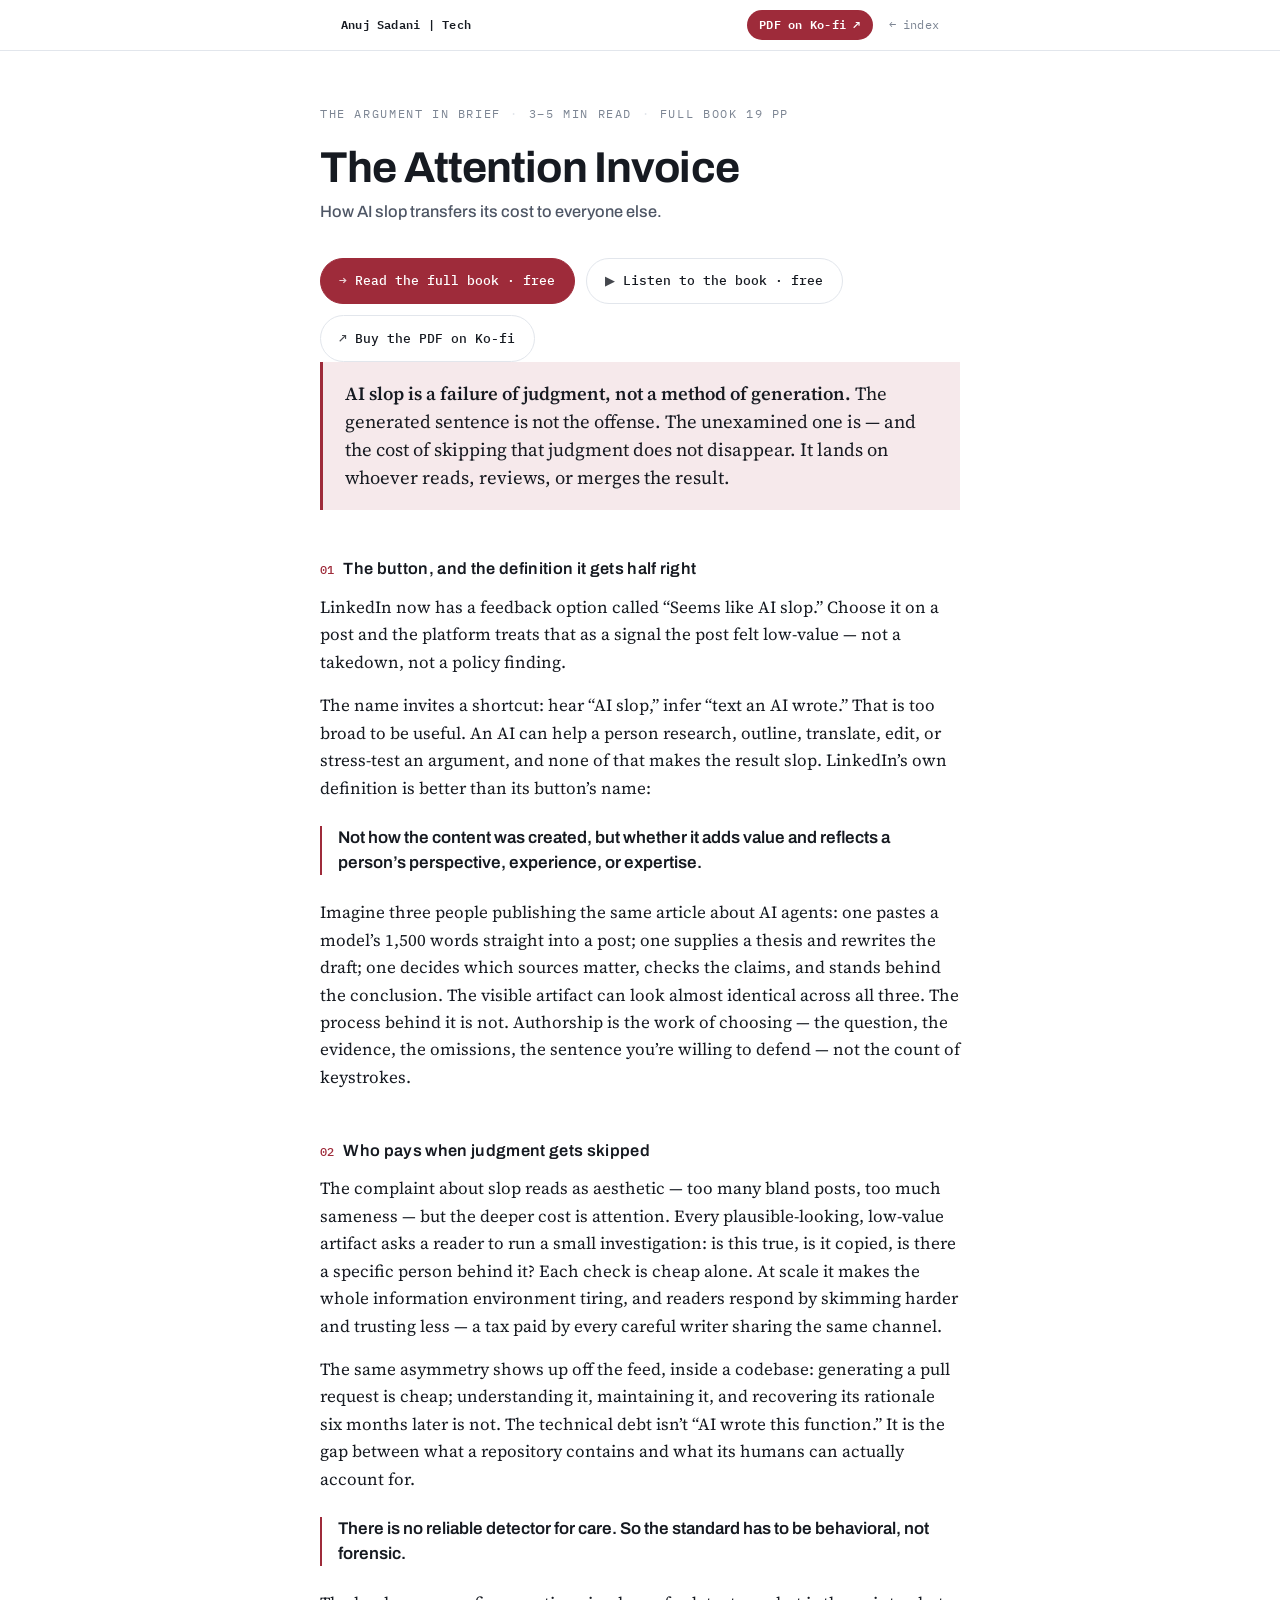
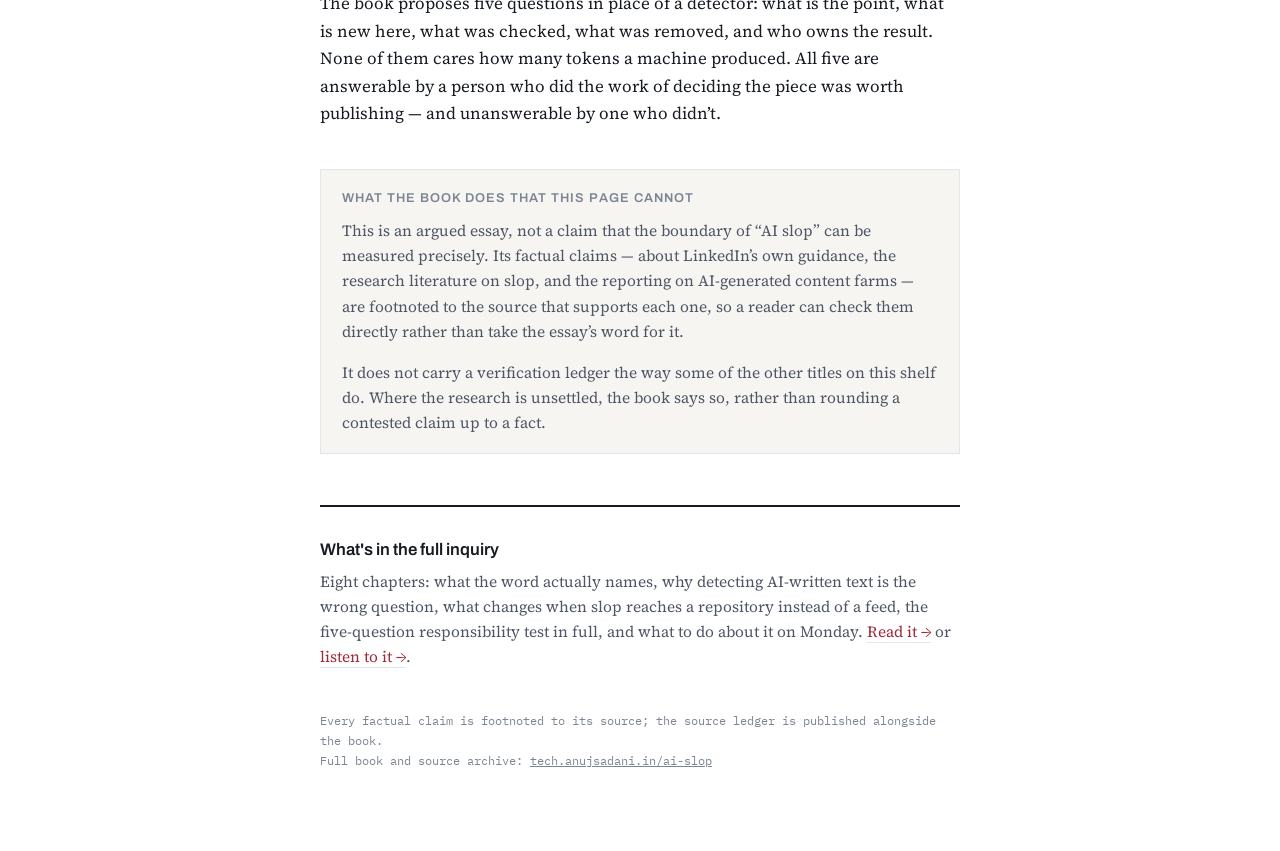
<file: summary/index.html>
<!doctype html>
<html lang="en">
<head>
<meta charset="utf-8">
<meta name="viewport" content="width=device-width,initial-scale=1">
<title>The Attention Invoice — the argument in brief</title>
<meta name="author" content="Anuj Sadani">
<meta name="description" content="The condensed argument: AI slop is a failure of judgment, not a method of generation. Five minutes; the full book is 19 pages.">
<link rel="canonical" href="https://tech.anujsadani.in/ai-slop/summary/">
<meta property="og:title" content="The Attention Invoice — the argument in brief">
<meta property="og:description" content="LinkedIn's own definition is the right one: not whether a machine helped, but whether anyone exercised enough judgment to make the result worth someone else's attention. The condensed argument, in five minutes.">
<meta property="og:type" content="article">
<link rel="preconnect" href="https://fonts.googleapis.com">
<link rel="preconnect" href="https://fonts.gstatic.com" crossorigin>
<link rel="stylesheet" href="https://fonts.googleapis.com/css2?family=Archivo:wght@500;600;700&family=Source+Serif+4:ital,opsz,wght@0,8..60,400;0,8..60,600;1,8..60,400&family=IBM+Plex+Mono:wght@400;500&display=swap">
<style>
:root{
  --paper:#FFFFFF; --wash:#F7F5F2; --ink:#161A21; --soft:#4E5665;
  --faint:#7C8593; --rule:#E2E6EC; --accent:#9E2B3A; --accent-wash:#F6E9EB;
  --serif:"Source Serif 4",Georgia,serif;
  --sans:"Archivo",system-ui,-apple-system,"Segoe UI",sans-serif;
  --mono:"IBM Plex Mono",ui-monospace,Consolas,monospace;
}
@media (prefers-color-scheme:dark){
  :root:not([data-theme="light"]){
    --paper:#12151A; --wash:#171B21; --ink:#E7EBF0; --soft:#B4BCC7;
    --faint:#828C9A; --rule:#2A313B; --accent:#E4737F; --accent-wash:#241419;
  }
}
:root[data-theme="dark"]{
  --paper:#12151A; --wash:#171B21; --ink:#E7EBF0; --soft:#B4BCC7;
  --faint:#828C9A; --rule:#2A313B; --accent:#E4737F; --accent-wash:#241419;
}
*{box-sizing:border-box}
body{
  margin:0; padding:0 1.3rem 5rem; background:var(--paper); color:var(--ink);
  font-family:var(--serif); font-size:1.06rem; line-height:1.62;
  -webkit-font-smoothing:antialiased;
}
.nav{
  position:sticky; top:0; z-index:40;
  margin:0 -1.3rem; padding:0;
  background:var(--paper); border-bottom:1px solid var(--rule);
}
.nav-inner{
  max-width:40rem; margin:0 auto; padding:0 1.3rem; height:50px;
  display:flex; align-items:center; justify-content:space-between;
  font-family:var(--mono); font-size:12px; letter-spacing:.02em;
}
.nav-brand{ color:var(--ink); text-decoration:none; font-weight:600 }
.nav-right{ display:flex; gap:16px; align-items:center }
.nav-dl{
  color:#fff; background:var(--accent); text-decoration:none; font-weight:600;
  padding:5px 12px; border-radius:20px; letter-spacing:.02em; white-space:nowrap;
}
.idx{ color:var(--faint); text-decoration:none; white-space:nowrap }
.idx:hover{ color:var(--accent) }
@media print{ .nav{ display:none } }
.wrap{max-width:40rem;margin:0 auto}

header{padding:3.4rem 0 0}
.eyebrow{
  font-family:var(--mono); font-size:.72rem; letter-spacing:.14em;
  text-transform:uppercase; color:var(--faint); margin:0 0 1.3rem;
  display:flex; gap:.6rem; align-items:center; flex-wrap:wrap;
}
.eyebrow .dot{color:var(--rule)}
h1{
  font-family:var(--sans); font-weight:700; font-size:clamp(1.9rem,5.4vw,2.7rem);
  line-height:1.08; letter-spacing:-.02em; margin:0 0 .5rem; text-wrap:balance;
}
.sub{
  font-family:var(--sans); font-weight:500; font-size:1.02rem; color:var(--soft);
  margin:0 0 2rem;
}
.claim{
  margin:0 0 2.6rem; padding:1.15rem 1.35rem;
  background:var(--accent-wash); border-left:3px solid var(--accent);
  font-size:1.16rem; line-height:1.5; color:var(--ink);
}
.claim b{font-weight:600}

h2{
  font-family:var(--sans); font-weight:600; font-size:1.02rem;
  letter-spacing:.02em; margin:2.9rem 0 .1rem; color:var(--ink);
}
h2 .n{
  font-family:var(--mono); font-size:.78rem; color:var(--accent);
  margin-right:.55rem; font-weight:500;
}
h2+p{margin-top:.7rem}
p{margin:0 0 1rem}
strong{font-weight:600}
em{font-style:italic}

.pull{
  font-family:var(--sans); font-weight:600; font-size:1.06rem; line-height:1.45;
  color:var(--ink); margin:1.5rem 0; padding-left:1rem;
  border-left:2px solid var(--accent);
}

ul{margin:0 0 1rem; padding-left:1.15rem}
li{margin:0 0 .5rem}
li::marker{color:var(--accent)}

table{width:100%; border-collapse:collapse; margin:1.3rem 0; font-size:.94rem}
th,td{text-align:left; padding:.5rem .6rem; border-bottom:1px solid var(--rule); vertical-align:top}
th{font-family:var(--sans); font-size:.78rem; text-transform:uppercase; letter-spacing:.04em; color:var(--faint); font-weight:600}

.caveat{
  margin:2.6rem 0 0; padding:1.1rem 1.3rem; background:var(--wash);
  border:1px solid var(--rule); font-size:.97rem; color:var(--soft);
}
.caveat h3{
  font-family:var(--sans); font-size:.8rem; letter-spacing:.08em;
  text-transform:uppercase; color:var(--faint); margin:0 0 .6rem; font-weight:600;
}
.caveat p:last-child{margin-bottom:0}

.next{
  margin-top:3.2rem; padding-top:1.8rem; border-top:2px solid var(--ink);
}
.next h3{
  font-family:var(--sans); font-size:1.05rem; margin:0 0 .35rem; font-weight:600;
}
.next .why{color:var(--soft); font-size:.97rem; margin:0 0 1.3rem}
.next .why a{color:var(--accent); text-decoration:none; border-bottom:1px solid var(--rule)}
.next .why a:hover{border-color:var(--accent)}
.actions{display:flex; flex-wrap:wrap; gap:.7rem}
.top-actions{margin-top:1.6rem}
.btn{
  display:inline-flex; align-items:center; gap:.5rem;
  font-family:var(--mono); font-size:.82rem; font-weight:500;
  text-decoration:none; padding:.72rem 1.15rem; border-radius:26px;
  border:1px solid var(--rule); color:var(--ink); background:var(--paper);
  transition:border-color .15s ease, background .15s ease;
}
.btn:hover{border-color:var(--accent)}
.btn.primary{background:var(--accent); border-color:var(--accent); color:#fff}
.btn.primary:hover{background:#822430}
.btn .ar{opacity:.8}
.btn:focus-visible{outline:2px solid var(--accent); outline-offset:2px}

footer{
  margin-top:2.6rem; font-family:var(--mono); font-size:.74rem;
  line-height:1.7; color:var(--faint);
}
footer a{color:var(--faint)}
</style>
</head>
<body>
<nav class="nav">
  <div class="nav-inner">
    <a class="nav-brand" href="https://tech.anujsadani.in/">Anuj Sadani | Tech</a>
    <span class="nav-right">
      <a class="nav-dl" href="https://ko-fi.com/s/b2d61a99ec" target="_blank" rel="noopener">PDF on Ko-fi &nearr;</a>
      <a class="idx" href="https://tech.anujsadani.in/">&larr; index</a>
    </span>
  </div>
</nav>

<div class="wrap">

<header>
  <p class="eyebrow">
    <span>The argument in brief</span><span class="dot">&middot;</span>
    <span>3&ndash;5 min read</span><span class="dot">&middot;</span>
    <span>full book 19 pp</span>
  </p>
  <h1>The Attention Invoice</h1>
  <p class="sub">How AI slop transfers its cost to everyone else.</p>
  <div class="actions top-actions">
    <a class="btn primary" href="../"><span class="ar">&rarr;</span> Read the full book &middot; free</a>
    <a class="btn" href="../#bookaudio"><span class="ar">&#9654;</span> Listen to the book &middot; free</a>
    <a class="btn" href="https://ko-fi.com/s/b2d61a99ec" target="_blank" rel="noopener"><span class="ar">&nearr;</span> Buy the PDF on Ko-fi</a>
  </div>
</header>

<p class="claim">
  <b>AI slop is a failure of judgment, not a method of generation.</b> The
  generated sentence is not the offense. The unexamined one is &mdash; and the
  cost of skipping that judgment does not disappear. It lands on whoever reads,
  reviews, or merges the result.
</p>

<h2><span class="n">01</span>The button, and the definition it gets half right</h2>
<p>
  LinkedIn now has a feedback option called &ldquo;Seems like AI slop.&rdquo;
  Choose it on a post and the platform treats that as a signal the post felt
  low-value &mdash; not a takedown, not a policy finding.
</p>
<p>
  The name invites a shortcut: hear &ldquo;AI slop,&rdquo; infer &ldquo;text an
  AI wrote.&rdquo; That is too broad to be useful. An AI can help a person
  research, outline, translate, edit, or stress-test an argument, and none of
  that makes the result slop. LinkedIn&rsquo;s own definition is better than its
  button&rsquo;s name:
</p>
<p class="pull">
  Not how the content was created, but whether it adds value and reflects a
  person&rsquo;s perspective, experience, or expertise.
</p>
<p>
  Imagine three people publishing the same article about AI agents: one pastes
  a model&rsquo;s 1,500 words straight into a post; one supplies a thesis and
  rewrites the draft; one decides which sources matter, checks the claims, and
  stands behind the conclusion. The visible artifact can look almost identical
  across all three. The process behind it is not. Authorship is the work of
  choosing &mdash; the question, the evidence, the omissions, the sentence
  you&rsquo;re willing to defend &mdash; not the count of keystrokes.
</p>

<h2><span class="n">02</span>Who pays when judgment gets skipped</h2>
<p>
  The complaint about slop reads as aesthetic &mdash; too many bland posts, too
  much sameness &mdash; but the deeper cost is attention. Every plausible-looking,
  low-value artifact asks a reader to run a small investigation: is this true,
  is it copied, is there a specific person behind it? Each check is cheap alone.
  At scale it makes the whole information environment tiring, and readers
  respond by skimming harder and trusting less &mdash; a tax paid by every
  careful writer sharing the same channel.
</p>
<p>
  The same asymmetry shows up off the feed, inside a codebase: generating a
  pull request is cheap; understanding it, maintaining it, and recovering its
  rationale six months later is not. The technical debt isn&rsquo;t &ldquo;AI
  wrote this function.&rdquo; It is the gap between what a repository contains
  and what its humans can actually account for.
</p>
<p class="pull">
  There is no reliable detector for care. So the standard has to be behavioral,
  not forensic.
</p>
<p>
  The book proposes five questions in place of a detector: what is the point,
  what is new here, what was checked, what was removed, and who owns the
  result. None of them cares how many tokens a machine produced. All five are
  answerable by a person who did the work of deciding the piece was worth
  publishing &mdash; and unanswerable by one who didn&rsquo;t.
</p>

<div class="caveat">
  <h3>What the book does that this page cannot</h3>
  <p>
    This is an argued essay, not a claim that the boundary of &ldquo;AI
    slop&rdquo; can be measured precisely. Its factual claims &mdash; about
    LinkedIn&rsquo;s own guidance, the research literature on slop, and the
    reporting on AI-generated content farms &mdash; are footnoted to the source
    that supports each one, so a reader can check them directly rather than
    take the essay&rsquo;s word for it.
  </p>
  <p>
    It does not carry a verification ledger the way some of the other titles
    on this shelf do. Where the research is unsettled, the book says so, rather
    than rounding a contested claim up to a fact.
  </p>
</div>

<div class="next">
  <h3>What's in the full inquiry</h3>
  <p class="why">
    Eight chapters: what the word actually names, why detecting AI-written text
    is the wrong question, what changes when slop reaches a repository instead
    of a feed, the five-question responsibility test in full, and what to do
    about it on Monday. <a href="../">Read it &rarr;</a> or <a href="../#bookaudio">listen to it &rarr;</a>.
  </p>
</div>

<footer>
  Every factual claim is footnoted to its source; the source ledger is
  published alongside the book.<br>
  Full book and source archive: <a href="../">tech.anujsadani.in/ai-slop</a>
</footer>

</div>
</body>
</html>
</file>
